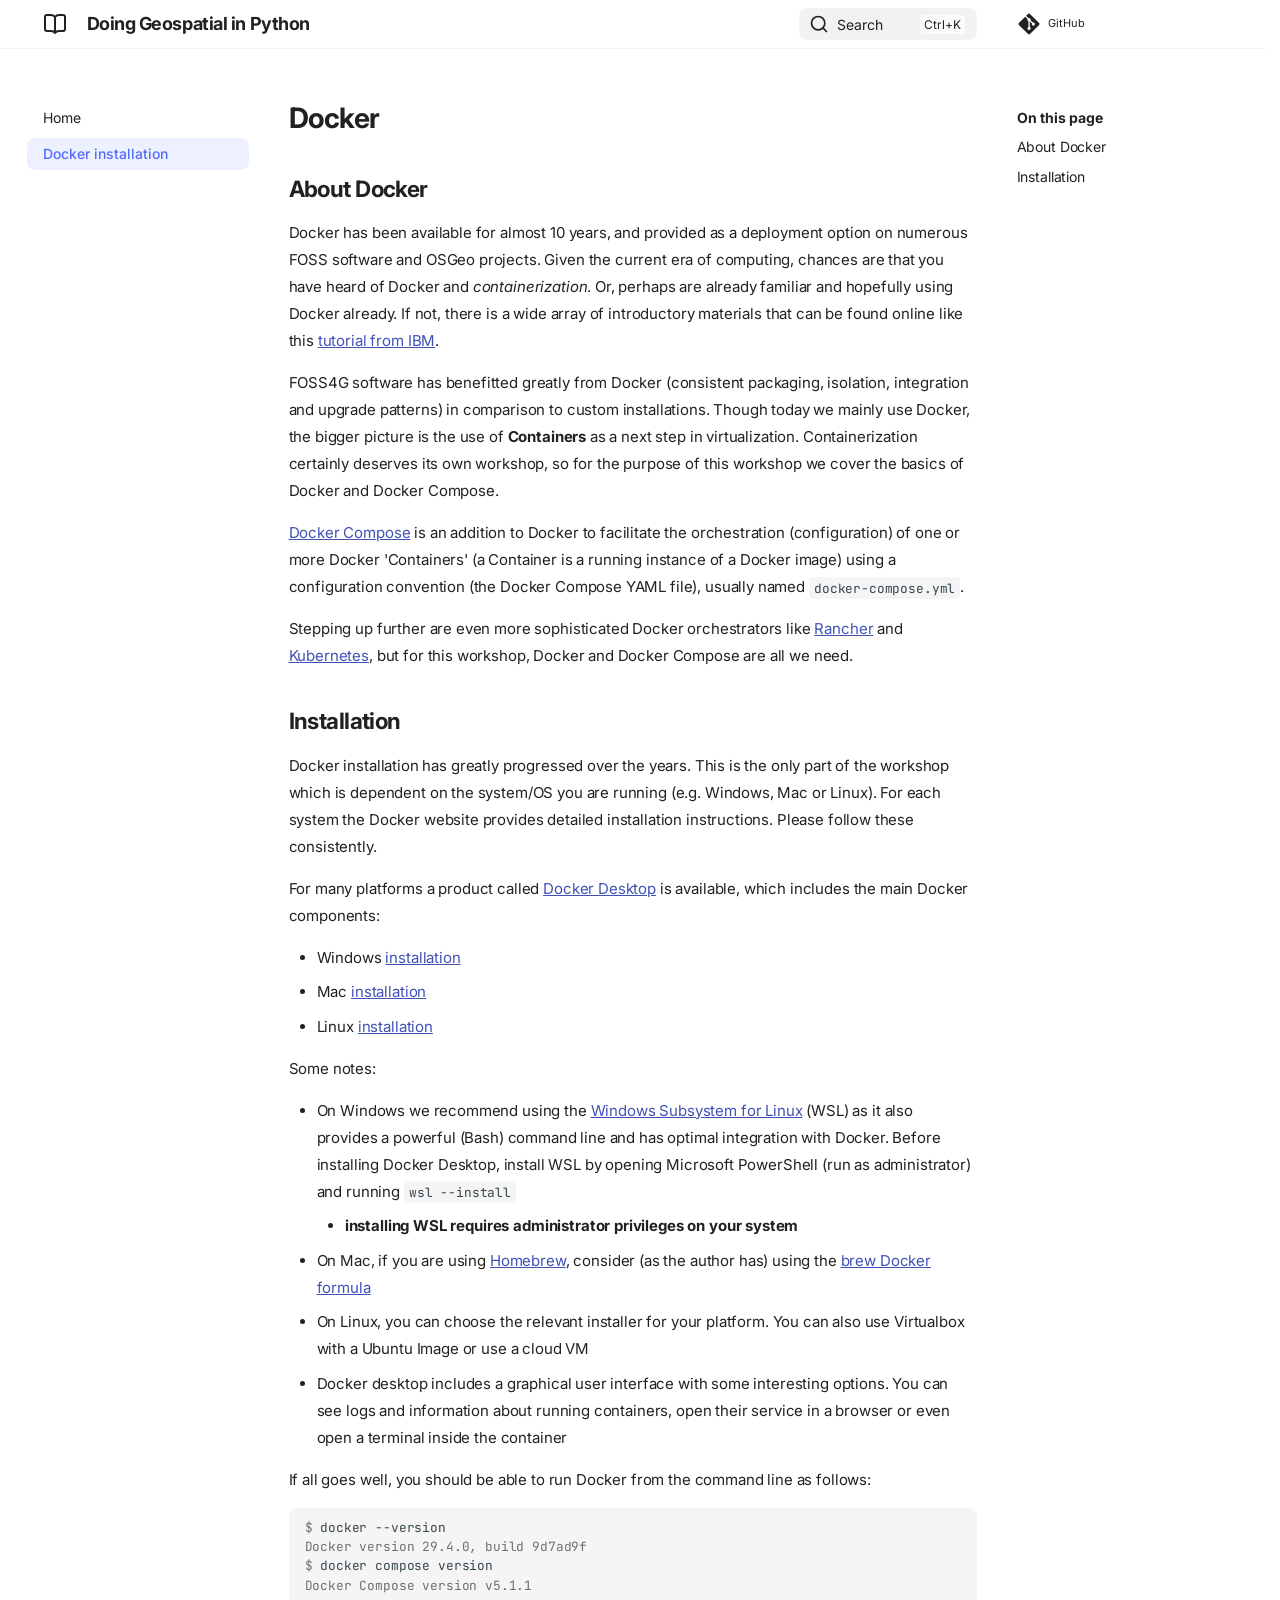
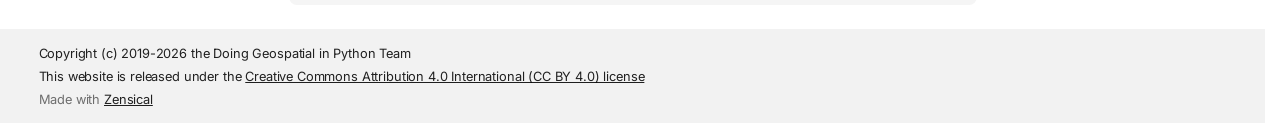
<file: docker/index.html>
<!doctype html>
<html lang="en" class="no-js">
  <head>
    
      <meta charset="utf-8">
      <meta name="viewport" content="width=device-width,initial-scale=1">
      
        <meta name="description" content="Doing Geospatial in Python is a workshop on performing common GIS/geospatial tasks using Python geospatial tools.">
      
      
        <meta name="author" content="the Doing Geospatial in Python Team">
      
      
        <link rel="canonical" href="https://geopython.github.io/geopython-workshop/docker/">
      
      
        <link rel="prev" href="./..">
      
      
      
        
      
      
      <link rel="icon" href="../assets/images/favicon.png">
      <meta name="generator" content="zensical-0.0.57">
    
    
      
        <title>Docker - Doing Geospatial in Python</title>
      
    
    
      
        
      
      <link rel="stylesheet" href="../assets/stylesheets/modern/main.5da3a30f.min.css">
      
      


    
    
      
    
    
      
        
        
        <link rel="preconnect" href="https://fonts.gstatic.com" crossorigin>
        <link rel="stylesheet" href="https://fonts.googleapis.com/css?family=Inter:300,300i,400,400i,500,500i,700,700i%7CJetBrains+Mono:400,400i,700,700i&amp;display=fallback">
        <style>:root{--md-text-font:"Inter";--md-code-font:"JetBrains Mono"}</style>
      
    
    
    <script>__md_scope=new URL("..",location),__md_scope.pathname.endsWith("/")||(__md_scope=new URL(__md_scope.pathname+"/",location)),__md_hash=e=>[...e].reduce(((e,t)=>(e<<5)-e+t.charCodeAt(0)),0),__md_get=(e,t=localStorage,_=__md_scope)=>JSON.parse(t.getItem(_.pathname+"."+e)),__md_set=(e,t,_=localStorage,a=__md_scope)=>{try{_.setItem(a.pathname+"."+e,JSON.stringify(t))}catch(e){}},document.documentElement.setAttribute("data-platform",navigator.platform)</script>
    
      

    
    
  </head>
  
  
    <body dir="ltr">
  
    
    <input class="md-toggle" data-md-toggle="drawer" type="checkbox" id="__drawer" autocomplete="off">
    <input class="md-toggle" data-md-toggle="search" type="checkbox" id="__search" autocomplete="off">
    <label class="md-overlay" for="__drawer" aria-label="Navigation"></label>
    <div data-md-component="skip">
      
        
        <a href="#docker" class="md-skip">
          Skip to content
        </a>
      
    </div>
    <div data-md-component="announce">
      
    </div>
    
    
      

  

<header class="md-header md-header--shadow" data-md-component="header">
  <nav class="md-header__inner md-grid" aria-label="Header">
    <a href="./.." title="Doing Geospatial in Python" class="md-header__button md-logo" aria-label="Doing Geospatial in Python" data-md-component="logo">
      
  
  <svg xmlns="http://www.w3.org/2000/svg" fill="none" stroke="currentColor" stroke-linecap="round" stroke-linejoin="round" stroke-width="2" class="lucide lucide-book-open" viewBox="0 0 24 24"><path d="M12 5v16M20.001 19A2 2 0 0 0 22 17V5a2 2 0 0 0-1.999-2L16 3.002A5 5 0 0 0 12 5a5 5 0 0 0-4-2H4a2 2 0 0 0-2 2v12a2 2 0 0 0 1.999 2H8a5 5 0 0 1 4 2 5 5 0 0 1 4-2z"/></svg>

    </a>
    <label class="md-header__button md-icon" for="__drawer" aria-label="Navigation">
      
      <svg xmlns="http://www.w3.org/2000/svg" fill="none" stroke="currentColor" stroke-linecap="round" stroke-linejoin="round" stroke-width="2" class="lucide lucide-menu" viewBox="0 0 24 24"><path d="M4 5h16M4 12h16M4 19h16"/></svg>
    </label>
    <div class="md-header__title" data-md-component="header-title">
      <div class="md-header__ellipsis">
        <div class="md-header__topic">
          <span class="md-ellipsis">
            Doing Geospatial in Python
          </span>
        </div>
        <div class="md-header__topic" data-md-component="header-topic">
          <span class="md-ellipsis">
            
              Docker
            
          </span>
        </div>
      </div>
    </div>
    
    
      <script>var palette=__md_get("__palette");if(palette&&palette.color){if("(prefers-color-scheme)"===palette.color.media){var media=matchMedia("(prefers-color-scheme: light)"),input=document.querySelector(media.matches?"[data-md-color-media='(prefers-color-scheme: light)']":"[data-md-color-media='(prefers-color-scheme: dark)']");palette.color.media=input.getAttribute("data-md-color-media"),palette.color.scheme=input.getAttribute("data-md-color-scheme"),palette.color.primary=input.getAttribute("data-md-color-primary"),palette.color.accent=input.getAttribute("data-md-color-accent")}for(var[key,value]of Object.entries(palette.color))document.body.setAttribute("data-md-color-"+key,value)}</script>
    
    
    
      
      
        <label class="md-header__button md-icon" for="__search" aria-label="Search">
          
          <svg xmlns="http://www.w3.org/2000/svg" fill="none" stroke="currentColor" stroke-linecap="round" stroke-linejoin="round" stroke-width="2" class="lucide lucide-search" viewBox="0 0 24 24"><path d="m21 21-4.34-4.34"/><circle cx="11" cy="11" r="8"/></svg>
        </label>
        <div class="md-search" data-md-component="search" role="dialog" aria-label="Search">
  <button type="button" class="md-search__button">
    Search
  </button>
</div>
      
    
    <div class="md-header__source">
      
        <a href="https://github.com/geopython/geopython-workshop" title="Go to repository" class="md-source" data-md-component="source">
  <div class="md-source__icon md-icon">
    
    <svg xmlns="http://www.w3.org/2000/svg" viewBox="0 0 448 512"><!--! Font Awesome Free 7.3.1 by @fontawesome - https://fontawesome.com License - https://fontawesome.com/license/free (Icons: CC BY 4.0, Fonts: SIL OFL 1.1, Code: MIT License) Copyright 2026 Fonticons, Inc.--><path fill="currentColor" d="M439.6 236.1 244 40.5c-5.4-5.5-12.8-8.5-20.4-8.5s-15 3-20.4 8.4L162.5 81l51.5 51.5c27.1-9.1 52.7 16.8 43.4 43.7l49.7 49.7c34.2-11.8 61.2 31 35.5 56.7-26.5 26.5-70.2-2.9-56-37.3L240.3 199v121.9c25.3 12.5 22.3 41.8 9.1 55-6.4 6.4-15.2 10.1-24.3 10.1s-17.8-3.6-24.3-10.1c-17.6-17.6-11.1-46.9 11.2-56v-123c-20.8-8.5-24.6-30.7-18.6-45L142.6 101 8.5 235.1C3 240.6 0 247.9 0 255.5s3 15 8.5 20.4l195.6 195.7c5.4 5.4 12.7 8.4 20.4 8.4s15-3 20.4-8.4l194.7-194.7c5.4-5.4 8.4-12.8 8.4-20.4s-3-15-8.4-20.4"/></svg>
  </div>
  <div class="md-source__repository">
    GitHub
  </div>
</a>
      
    </div>
  </nav>
  
</header>
    
    <div class="md-container" data-md-component="container">
      
      
        
          
        
      
      <main class="md-main" data-md-component="main">
        <div class="md-main__inner md-grid">
          
            
              
              <div class="md-sidebar md-sidebar--primary" data-md-component="sidebar" data-md-type="navigation" >
                <div class="md-sidebar__scrollwrap">
                  <div class="md-sidebar__inner">
                    



<nav class="md-nav md-nav--primary" aria-label="Navigation" data-md-level="0">
  <label class="md-nav__title" for="__drawer">
    <a href="./.." title="Doing Geospatial in Python" class="md-nav__button md-logo" aria-label="Doing Geospatial in Python" data-md-component="logo">
      
  
  <svg xmlns="http://www.w3.org/2000/svg" fill="none" stroke="currentColor" stroke-linecap="round" stroke-linejoin="round" stroke-width="2" class="lucide lucide-book-open" viewBox="0 0 24 24"><path d="M12 5v16M20.001 19A2 2 0 0 0 22 17V5a2 2 0 0 0-1.999-2L16 3.002A5 5 0 0 0 12 5a5 5 0 0 0-4-2H4a2 2 0 0 0-2 2v12a2 2 0 0 0 1.999 2H8a5 5 0 0 1 4 2 5 5 0 0 1 4-2z"/></svg>

    </a>
    Doing Geospatial in Python
  </label>
  
    <div class="md-nav__source">
      <a href="https://github.com/geopython/geopython-workshop" title="Go to repository" class="md-source" data-md-component="source">
  <div class="md-source__icon md-icon">
    
    <svg xmlns="http://www.w3.org/2000/svg" viewBox="0 0 448 512"><!--! Font Awesome Free 7.3.1 by @fontawesome - https://fontawesome.com License - https://fontawesome.com/license/free (Icons: CC BY 4.0, Fonts: SIL OFL 1.1, Code: MIT License) Copyright 2026 Fonticons, Inc.--><path fill="currentColor" d="M439.6 236.1 244 40.5c-5.4-5.5-12.8-8.5-20.4-8.5s-15 3-20.4 8.4L162.5 81l51.5 51.5c27.1-9.1 52.7 16.8 43.4 43.7l49.7 49.7c34.2-11.8 61.2 31 35.5 56.7-26.5 26.5-70.2-2.9-56-37.3L240.3 199v121.9c25.3 12.5 22.3 41.8 9.1 55-6.4 6.4-15.2 10.1-24.3 10.1s-17.8-3.6-24.3-10.1c-17.6-17.6-11.1-46.9 11.2-56v-123c-20.8-8.5-24.6-30.7-18.6-45L142.6 101 8.5 235.1C3 240.6 0 247.9 0 255.5s3 15 8.5 20.4l195.6 195.7c5.4 5.4 12.7 8.4 20.4 8.4s15-3 20.4-8.4l194.7-194.7c5.4-5.4 8.4-12.8 8.4-20.4s-3-15-8.4-20.4"/></svg>
  </div>
  <div class="md-source__repository">
    GitHub
  </div>
</a>
    </div>
  
  <ul class="md-nav__list" data-md-scrollfix>
    
      
      
  
  
  
  
    <li class="md-nav__item">
      <a href="./.." class="md-nav__link">
        
  
  
  <span class="md-ellipsis">
    
  
  Home

    
  </span>
  
  

      </a>
    </li>
  

    
      
      
  
  
    
  
  
  
    <li class="md-nav__item md-nav__item--active">
      
      
      
      
        
      
      
        <label class="md-nav__link md-nav__link--active" for="__toc">
          
  
  
  <span class="md-ellipsis">
    
  
  Docker installation

    
  </span>
  
  

          <span class="md-nav__icon md-icon"></span>
        </label>
      
      <a href="././" class="md-nav__link md-nav__link--active">
        
  
  
  <span class="md-ellipsis">
    
  
  Docker installation

    
  </span>
  
  

      </a>
      
        


<nav class="md-nav md-nav--secondary" aria-label="On this page">
  
  
  
    
  
  
    <label class="md-nav__title" for="__toc">
      <span class="md-nav__icon md-icon"></span>
      On this page
    </label>
    <ul class="md-nav__list" data-md-component="toc" data-md-scrollfix>
      
        <li class="md-nav__item">
  <a href="#about-docker" class="md-nav__link">
    <span class="md-ellipsis">
      <span class="md-typeset">
        About Docker
      </span>
    </span>
  </a>
  
</li>
      
        <li class="md-nav__item">
  <a href="#installation" class="md-nav__link">
    <span class="md-ellipsis">
      <span class="md-typeset">
        Installation
      </span>
    </span>
  </a>
  
</li>
      
    </ul>
  
</nav>
      
    </li>
  

    
  </ul>
</nav>
                  </div>
                </div>
              </div>
            
            
              
              <div class="md-sidebar md-sidebar--secondary" data-md-component="sidebar" data-md-type="toc" >
                <div class="md-sidebar__scrollwrap">
                  
                    
                    
                    
                      
                    
                    
                      <input class="md-nav__toggle md-toggle" type="checkbox" id="__toc">
                      <div class="md-sidebar-button__wrapper">
                        <label class="md-sidebar-button" for="__toc"></label>
                      </div>
                    
                  
                  <div class="md-sidebar__inner">
                    


<nav class="md-nav md-nav--secondary" aria-label="On this page">
  
  
  
    
  
  
    <label class="md-nav__title" for="__toc">
      <span class="md-nav__icon md-icon"></span>
      On this page
    </label>
    <ul class="md-nav__list" data-md-component="toc" data-md-scrollfix>
      
        <li class="md-nav__item">
  <a href="#about-docker" class="md-nav__link">
    <span class="md-ellipsis">
      <span class="md-typeset">
        About Docker
      </span>
    </span>
  </a>
  
</li>
      
        <li class="md-nav__item">
  <a href="#installation" class="md-nav__link">
    <span class="md-ellipsis">
      <span class="md-typeset">
        Installation
      </span>
    </span>
  </a>
  
</li>
      
    </ul>
  
</nav>
                  </div>
                </div>
              </div>
            
          
          
            <div class="md-content" data-md-component="content">
              
              <article class="md-content__inner md-typeset">
                
                  
  
  


<h1 id="docker">Docker<a class="headerlink" href="#docker" title="Permanent link">&para;</a></h1>
<h2 id="about-docker">About Docker<a class="headerlink" href="#about-docker" title="Permanent link">&para;</a></h2>
<p>Docker has been available for almost 10 years, and provided as a deployment option on numerous FOSS software and OSGeo projects. Given the current
era of computing, chances are that you have heard of Docker and <em>containerization</em>. Or, perhaps are already familiar and hopefully using Docker already.
If not, there is a wide array of introductory materials that can be found online like this <a href="https://www.ibm.com/in-en/cloud/learn/Docker">tutorial from IBM</a>.</p>
<p>FOSS4G software has benefitted greatly from Docker (consistent packaging, isolation, integration and upgrade patterns) in
comparison to custom installations. Though today we mainly use Docker, the bigger picture is the use of <strong>Containers</strong> as a next step
in virtualization. Containerization certainly deserves its own workshop, so for the purpose of this workshop we cover the basics
of Docker and Docker Compose.</p>
<p><a href="https://docs.docker.com/compose">Docker Compose</a> is an addition to Docker to facilitate
the orchestration (configuration) of one or more Docker 'Containers' (a Container is a running instance of a Docker image)
using a configuration convention (the Docker Compose YAML file), usually named <code>docker-compose.yml</code>.</p>
<p>Stepping up further are even more sophisticated Docker orchestrators like 
<a href="https://rancher.com/products/rancher">Rancher</a> and <a href="https://kubernetes.io">Kubernetes</a>, but for
this workshop, Docker and Docker Compose are all we need.</p>
<h2 id="installation">Installation<a class="headerlink" href="#installation" title="Permanent link">&para;</a></h2>
<p>Docker installation has greatly progressed over the years. This is the only part of the workshop
which is dependent on the system/OS you are running (e.g. Windows, Mac or Linux). For each
system the Docker website provides detailed installation instructions. 
Please follow these consistently.</p>
<p>For many platforms a product called <a href="https://docs.docker.com/desktop">Docker Desktop</a> is available, which includes the main Docker components:</p>
<ul>
<li>Windows <a href="https://docs.Docker.com/desktop/install/windows-install">installation</a></li>
<li>Mac <a href="https://docs.Docker.com/desktop/install/mac-install">installation</a></li>
<li>Linux <a href="https://docs.Docker.com/desktop/install/linux-install">installation</a></li>
</ul>
<p>Some notes:</p>
<ul>
<li>On Windows we recommend using the <a href="https://docs.microsoft.com/en-us/windows/wsl">Windows Subsystem for Linux</a> (WSL) as it also provides a powerful (Bash) command line and has optimal integration with Docker.  Before installing Docker Desktop, install WSL by opening Microsoft PowerShell (run as administrator) and running <code>wsl --install</code><ul>
<li><strong>installing WSL requires administrator privileges on your system</strong></li>
</ul>
</li>
<li>On Mac, if you are using <a href="https://brew.sh">Homebrew</a>, consider (as the author has) using the <a href="https://formulae.brew.sh/formula/Docker">brew Docker formula</a></li>
<li>On Linux, you can choose the relevant installer for your platform. You can also use Virtualbox with a Ubuntu Image or use a cloud VM</li>
<li>Docker desktop includes a graphical user interface with some interesting options. You can see logs and information about running containers, open their service in a browser or even open a terminal inside the container</li>
</ul>
<p>If all goes well, you should be able to run Docker from the command line as follows:</p>
<div class="language-console highlight"><pre><span></span><code><span id="__span-0-1"><a id="__codelineno-0-1" name="__codelineno-0-1" href="#__codelineno-0-1"></a><span class="gp">$ </span>docker<span class="w"> </span>--version
</span><span id="__span-0-2"><a id="__codelineno-0-2" name="__codelineno-0-2" href="#__codelineno-0-2"></a><span class="go">Docker version 29.4.0, build 9d7ad9f</span>
</span><span id="__span-0-3"><a id="__codelineno-0-3" name="__codelineno-0-3" href="#__codelineno-0-3"></a><span class="gp">$ </span>docker<span class="w"> </span>compose<span class="w"> </span>version
</span><span id="__span-0-4"><a id="__codelineno-0-4" name="__codelineno-0-4" href="#__codelineno-0-4"></a><span class="go">Docker Compose version v5.1.1</span>
</span></code></pre></div>














                
              </article>
            </div>
          
          
<script>var target=document.getElementById(location.hash.slice(1));target&&target.name&&(target.checked=target.name.startsWith("__tabbed_"))</script>
        </div>
        
      </main>
      
        <footer class="md-footer">
  
  <div class="md-footer-meta md-typeset">
    <div class="md-footer-meta__inner md-grid">
      <div class="md-copyright">
  
    <div class="md-copyright__highlight">
      Copyright (c) 2019-2026 the Doing Geospatial in Python Team<br/>This website is released under the <a href="https://creativecommons.org/licenses/by/4.0">Creative Commons Attribution 4.0 International (CC BY 4.0) license</a>
    </div>
  
  
    Made with
    <a href="https://zensical.org/" target="_blank" rel="noopener">
      Zensical
    </a>
  
</div>
      
    </div>
  </div>
</footer>
      
    </div>
    <div class="md-dialog" data-md-component="dialog">
      <div class="md-dialog__inner md-typeset"></div>
    </div>
    
    
    
      
      
      <script id="__config" type="application/json">{"annotate":null,"base":"..","features":[],"search":"../assets/javascripts/workers/search.7d14d953.min.js","tags":null,"translations":{"clipboard.copied":"Copied to clipboard","clipboard.copy":"Copy to clipboard","search.result.more.one":"1 more on this page","search.result.more.other":"# more on this page","search.result.none":"No matching documents","search.result.one":"1 matching document","search.result.other":"# matching documents","search.result.placeholder":"Type to start searching","search.result.term.missing":"Missing","select.version":"Select version"},"version":null}</script>
    
    
      <script src="../assets/javascripts/bundle.49251538.min.js"></script>
      
    
  </body>
</html>
</file>
<file: assets/stylesheets/modern/main.5da3a30f.min.css>
@charset "UTF-8";html{box-sizing:border-box;-webkit-text-size-adjust:none;-moz-text-size-adjust:none;text-size-adjust:none}*,:after,:before{box-sizing:inherit}@media (prefers-reduced-motion){*,:after,:before{transition:none!important}}body{margin:0}a,button,input,label{-webkit-tap-highlight-color:transparent}a{color:inherit;text-decoration:none}hr{box-sizing:initial;display:block;height:.05rem;padding:0;overflow:visible;border:0}small{font-size:80%}sub,sup{line-height:1em}img{border-style:none}table{border-spacing:0;border-collapse:initial}td,th{font-weight:400;vertical-align:top}button{padding:0;margin:0;font-family:inherit;font-size:inherit;background:#0000;border:0}input{border:0;outline:none}:root{--md-primary-fg-color:#4051b5;--md-primary-fg-color--light:#5d6cc0;--md-primary-fg-color--dark:#303fa1;--md-primary-bg-color:#fff;--md-primary-bg-color--light:#ffffffb3;--md-accent-fg-color:#526cfe;--md-accent-fg-color--transparent:#526cfe1a;--md-accent-bg-color:#fff;--md-accent-bg-color--light:#ffffffb3}[data-md-color-scheme=default]{color-scheme:light}[data-md-color-scheme=default] img[src$="#gh-dark-mode-only"],[data-md-color-scheme=default] img[src$="#only-dark"]{display:none}:root,[data-md-color-scheme=default]{--md-hue:225deg;--md-default-fg-color:#000000de;--md-default-fg-color--light:#0000008c;--md-default-fg-color--lighter:#00000052;--md-default-fg-color--lightest:#0000000d;--md-default-bg-color:#fff;--md-default-bg-color--light:#ffffffb3;--md-default-bg-color--lighter:#ffffff4d;--md-default-bg-color--lightest:#ffffff1f;--md-code-fg-color:#36464e;--md-code-bg-color:#f5f5f5;--md-code-bg-color--light:#f5f5f5b3;--md-code-bg-color--lighter:#f5f5f54d;--md-code-hl-color:#4287ff;--md-code-hl-color--light:#4287ff1a;--md-code-hl-number-color:#d52a2a;--md-code-hl-special-color:#db1457;--md-code-hl-function-color:#a846b9;--md-code-hl-constant-color:#6e59d9;--md-code-hl-keyword-color:#3f6ec6;--md-code-hl-string-color:#1c7d4d;--md-code-hl-name-color:var(--md-code-fg-color);--md-code-hl-operator-color:var(--md-default-fg-color--light);--md-code-hl-punctuation-color:var(--md-default-fg-color--light);--md-code-hl-comment-color:var(--md-default-fg-color--light);--md-code-hl-generic-color:var(--md-default-fg-color--light);--md-code-hl-variable-color:var(--md-default-fg-color--light);--md-typeset-color:var(--md-default-fg-color);--md-typeset-a-color:var(--md-primary-fg-color);--md-typeset-del-color:#f5503d26;--md-typeset-ins-color:#0bd57026;--md-typeset-kbd-color:#fafafa;--md-typeset-kbd-accent-color:#fff;--md-typeset-kbd-border-color:#b8b8b8;--md-typeset-mark-color:#ffff0080;--md-typeset-table-color:#0000001f;--md-typeset-table-color--light:#00000009;--md-admonition-fg-color:var(--md-default-fg-color);--md-admonition-bg-color:var(--md-default-bg-color);--md-warning-fg-color:#000000de;--md-warning-bg-color:#ff9;--md-shadow-z1:0 0.2rem 0.5rem #0000000d, 0 0 0.05rem #0000001a;--md-shadow-z2:0 0.2rem 0.5rem #0000001a, 0 0 0.05rem #00000040;--md-shadow-z3:0 0.2rem 0.5rem #0003, 0 0 0.05rem #00000059;--color-foreground:0 0 0;--color-background:255 255 255;--color-background-subtle:240 240 240;--color-backdrop:255 255 255}.md-icon svg{display:block;width:1.2rem;height:1.2rem;fill:currentcolor}.md-icon svg.lucide{fill:#0000;stroke:currentcolor}body{-webkit-font-smoothing:antialiased;-moz-osx-font-smoothing:grayscale;--md-text-font-family:var(--md-text-font, _), -apple-system, BlinkMacSystemFont, Helvetica, Arial, sans-serif;--md-code-font-family:var(--md-code-font, _), SFMono-Regular, Consolas, Menlo, monospace}aside,body,input{font-family:var(--md-text-font-family);font-feature-settings:"kern","liga";color:var(--md-typeset-color)}code,kbd,pre{font-family:var(--md-code-font-family);font-feature-settings:"kern"}:root{--md-typeset-table-sort-icon:url('data:image/svg+xml;charset=utf-8,<svg xmlns="http://www.w3.org/2000/svg" fill="none" stroke="currentColor" stroke-linecap="round" stroke-linejoin="round" stroke-width="2" class="lucide lucide-arrow-down-up" viewBox="0 0 24 24"><path d="m3 16 4 4 4-4m-4 4V4m14 4-4-4-4 4m4-4v16"/></svg>');--md-typeset-table-sort-icon--asc:url('data:image/svg+xml;charset=utf-8,<svg xmlns="http://www.w3.org/2000/svg" fill="none" stroke="currentColor" stroke-linecap="round" stroke-linejoin="round" stroke-width="2" class="lucide lucide-arrow-down-narrow-wide" viewBox="0 0 24 24"><path d="m3 16 4 4 4-4m-4 4V4m4 0h4m-4 4h7m-7 4h10"/></svg>');--md-typeset-table-sort-icon--desc:url('data:image/svg+xml;charset=utf-8,<svg xmlns="http://www.w3.org/2000/svg" fill="none" stroke="currentColor" stroke-linecap="round" stroke-linejoin="round" stroke-width="2" class="lucide lucide-arrow-up-narrow-wide" viewBox="0 0 24 24"><path d="m3 8 4-4 4 4M7 4v16m4-8h4m-4 4h7m-7 4h10"/></svg>');--md-typeset-preview-icon:url('data:image/svg+xml;charset=utf-8,<svg xmlns="http://www.w3.org/2000/svg" fill="none" stroke="currentColor" stroke-linecap="round" stroke-linejoin="round" stroke-width="2" class="lucide lucide-mouse-pointer-2" viewBox="0 0 24 24"><path d="M4.037 4.688a.495.495 0 0 1 .651-.651l16 6.5a.5.5 0 0 1-.063.947l-6.124 1.58a2 2 0 0 0-1.438 1.435l-1.579 6.126a.5.5 0 0 1-.947.063z"/></svg>')}.md-typeset{font-size:.75rem;line-height:1.8;letter-spacing:-.01em;overflow-wrap:break-word;-webkit-print-color-adjust:exact;color-adjust:exact}@media print{.md-typeset{font-size:.68rem}}.md-typeset blockquote,.md-typeset dl,.md-typeset figure,.md-typeset ol,.md-typeset pre,.md-typeset ul{margin-top:1em;margin-bottom:1em}.md-typeset h1{margin:0 0 1.25em;font-size:1.875em;line-height:1.3;color:var(--md-default-fg-color)}.md-typeset h1,.md-typeset h2{font-weight:700;letter-spacing:-.025em}.md-typeset h2{margin:1.6em 0 .64em;font-size:1.5em;line-height:1.4}.md-typeset h3{margin:1.6em 0 .8em;font-size:1.25em;font-weight:700;line-height:1.5;letter-spacing:-.01em}.md-typeset h2+h3{margin-top:.8em}.md-typeset h4{margin:1em 0;font-weight:700;letter-spacing:-.01em}.md-typeset h5,.md-typeset h6{margin:1.25em 0;font-size:.8em;font-weight:700;color:var(--md-default-fg-color--light);letter-spacing:-.01em}.md-typeset h5{text-transform:uppercase}.md-typeset h5 code{text-transform:none}.md-typeset hr{display:flow-root;margin:1.5em 0;border-bottom:.05rem solid var(--md-default-fg-color--lightest)}.md-typeset a{color:var(--md-typeset-a-color);text-decoration:underline;word-break:break-word}.md-typeset a,.md-typeset a:before{transition:color 125ms}.md-typeset a:focus,.md-typeset a:hover{color:var(--md-accent-fg-color)}.md-typeset a:focus code,.md-typeset a:hover code{color:var(--md-accent-fg-color);background-color:var(--md-accent-fg-color--transparent)}.md-typeset a code{color:var(--md-typeset-a-color)}.md-typeset a.focus-visible{outline-color:var(--md-accent-fg-color);outline-offset:.2rem}.md-typeset code,.md-typeset kbd,.md-typeset pre{font-variant-ligatures:none;color:var(--md-code-fg-color);direction:ltr;transition:background-color 125ms}@media print{.md-typeset code,.md-typeset kbd,.md-typeset pre{white-space:pre-wrap}}.md-typeset code{padding:.2em .4em;font-size:.8533333333em;word-break:break-word;background-color:var(--md-code-bg-color);border-radius:.2rem;-webkit-box-decoration-break:clone;box-decoration-break:clone;transition:color 125ms,background-color 125ms}.md-typeset code:not(.focus-visible){outline:none;-webkit-tap-highlight-color:transparent}.md-typeset pre{position:relative;display:flow-root;line-height:1.5}.md-typeset pre>code{display:block;padding:.8203125em 1.25em;margin:0;overflow:auto;word-break:normal;touch-action:auto;scrollbar-color:var(--md-default-fg-color--lighter) #0000;scrollbar-width:thin;border-radius:.4rem;outline-color:var(--md-accent-fg-color);box-shadow:none;-webkit-box-decoration-break:slice;box-decoration-break:slice}.md-typeset pre>code:hover{scrollbar-color:var(--md-accent-fg-color) #0000}.md-typeset pre>code::-webkit-scrollbar{width:.2rem;height:.2rem}.md-typeset pre>code::-webkit-scrollbar-thumb{background-color:var(--md-default-fg-color--lighter)}.md-typeset pre>code::-webkit-scrollbar-thumb:hover{background-color:var(--md-accent-fg-color)}.md-typeset kbd{display:inline-block;padding:0 .6666666667em;font-size:.75em;color:var(--md-default-fg-color);word-break:break-word;vertical-align:text-top;border-radius:.2rem;background-color:var(--md-default-bg-color);box-shadow:0 0 0 .05rem var(--md-typeset-kbd-border-color),0 .15rem 0 var(--md-typeset-kbd-border-color)}.md-typeset mark{color:inherit;word-break:break-word;background-color:var(--md-typeset-mark-color);-webkit-box-decoration-break:clone;box-decoration-break:clone}.md-typeset abbr{text-decoration:none;cursor:help;border-bottom:.05rem dotted var(--md-default-fg-color--light)}.md-typeset [data-preview]{position:relative}[dir=ltr] .md-typeset [data-preview]:after{margin-left:.125em}[dir=rtl] .md-typeset [data-preview]:after{margin-right:.125em}.md-typeset [data-preview]:after{display:inline-block;width:.8em;height:.8em;vertical-align:text-top;content:"";background-color:currentcolor;-webkit-mask-image:var(--md-typeset-preview-icon);mask-image:var(--md-typeset-preview-icon);-webkit-mask-repeat:no-repeat;mask-repeat:no-repeat;-webkit-mask-size:contain;mask-size:contain;transition:background-color 125ms}.md-typeset small{opacity:.75}[dir=ltr] .md-typeset sub,[dir=ltr] .md-typeset sup{margin-left:.078125em}[dir=rtl] .md-typeset sub,[dir=rtl] .md-typeset sup{margin-right:.078125em}[dir=ltr] .md-typeset blockquote{padding-left:.6rem}[dir=rtl] .md-typeset blockquote{padding-right:.6rem}[dir=ltr] .md-typeset blockquote{border-left:.2rem solid var(--md-default-fg-color--lighter)}[dir=rtl] .md-typeset blockquote{border-right:.2rem solid var(--md-default-fg-color--lighter)}.md-typeset blockquote{margin-left:0;margin-right:0;color:var(--md-default-fg-color--light)}.md-typeset ul{list-style-type:disc}.md-typeset ul[type]{list-style-type:revert-layer}[dir=ltr] .md-typeset ol,[dir=ltr] .md-typeset ul{margin-left:.625em}[dir=rtl] .md-typeset ol,[dir=rtl] .md-typeset ul{margin-right:.625em}.md-typeset ol,.md-typeset ul{padding:0}.md-typeset ol:not([hidden]),.md-typeset ul:not([hidden]){display:flow-root}.md-typeset ol ol,.md-typeset ul ol{list-style-type:lower-alpha}.md-typeset ol ol ol,.md-typeset ul ol ol{list-style-type:lower-roman}.md-typeset ol ol ol ol,.md-typeset ul ol ol ol{list-style-type:upper-alpha}.md-typeset ol ol ol ol ol,.md-typeset ul ol ol ol ol{list-style-type:upper-roman}.md-typeset ol[type],.md-typeset ul[type]{list-style-type:revert-layer}[dir=ltr] .md-typeset ol li,[dir=ltr] .md-typeset ul li{margin-left:1.25em}[dir=rtl] .md-typeset ol li,[dir=rtl] .md-typeset ul li{margin-right:1.25em}.md-typeset ol li,.md-typeset ul li{margin-bottom:.5em}.md-typeset ol li blockquote,.md-typeset ol li p,.md-typeset ul li blockquote,.md-typeset ul li p{margin:.5em 0}.md-typeset ol li:last-child,.md-typeset ul li:last-child{margin-bottom:0}[dir=ltr] .md-typeset ol li ol,[dir=ltr] .md-typeset ol li ul,[dir=ltr] .md-typeset ul li ol,[dir=ltr] .md-typeset ul li ul{margin-left:.625em}[dir=rtl] .md-typeset ol li ol,[dir=rtl] .md-typeset ol li ul,[dir=rtl] .md-typeset ul li ol,[dir=rtl] .md-typeset ul li ul{margin-right:.625em}.md-typeset ol li ol,.md-typeset ol li ul,.md-typeset ul li ol,.md-typeset ul li ul{margin-top:.5em;margin-bottom:.5em}[dir=ltr] .md-typeset dd{margin-left:1.875em}[dir=rtl] .md-typeset dd{margin-right:1.875em}.md-typeset dd{margin-top:1em;margin-bottom:1.5em}.md-typeset img,.md-typeset svg,.md-typeset video{max-width:100%;height:auto}.md-typeset img[align=left]{margin:1em 1em 1em 0}.md-typeset img[align=right]{margin:1em 0 1em 1em}.md-typeset img[align]:only-child{margin-top:0}.md-typeset figure{display:flow-root;width:fit-content;max-width:100%;margin:1em auto;text-align:center}.md-typeset figure img{display:block;margin:0 auto}.md-typeset figcaption{max-width:24rem;margin:1em auto;font-style:italic}.md-typeset iframe{max-width:100%}.md-typeset table:not([class]){display:inline-block;max-width:100%;overflow:auto;font-size:.64rem;touch-action:auto;background-color:var(--md-default-bg-color);border:.05rem solid var(--md-typeset-table-color);border-radius:.1rem}@media print{.md-typeset table:not([class]){display:table}}.md-typeset table:not([class])+*{margin-top:1.5em}.md-typeset table:not([class]) td>:first-child,.md-typeset table:not([class]) th>:first-child{margin-top:0}.md-typeset table:not([class]) td>:last-child,.md-typeset table:not([class]) th>:last-child{margin-bottom:0}.md-typeset table:not([class]) td:not([align]),.md-typeset table:not([class]) th:not([align]){text-align:left}[dir=rtl] .md-typeset table:not([class]) td:not([align]),[dir=rtl] .md-typeset table:not([class]) th:not([align]){text-align:right}.md-typeset table:not([class]) th{min-width:5rem;padding:.9375em 1.25em;font-weight:700;vertical-align:top}.md-typeset table:not([class]) td{padding:.9375em 1.25em;vertical-align:top;border-top:.05rem solid var(--md-typeset-table-color)}.md-typeset table:not([class]) tbody tr{transition:background-color 125ms}.md-typeset table:not([class]) tbody tr:hover{background-color:var(--md-typeset-table-color--light);box-shadow:0 .05rem 0 var(--md-default-bg-color) inset}.md-typeset table:not([class]) a{word-break:normal}.md-typeset table th[role=columnheader]{cursor:pointer}[dir=ltr] .md-typeset table th[role=columnheader]:after{margin-left:.5em}[dir=rtl] .md-typeset table th[role=columnheader]:after{margin-right:.5em}.md-typeset table th[role=columnheader]:after{display:inline-block;width:1.2em;height:1.2em;vertical-align:text-bottom;content:"";-webkit-mask-image:var(--md-typeset-table-sort-icon);mask-image:var(--md-typeset-table-sort-icon);-webkit-mask-repeat:no-repeat;mask-repeat:no-repeat;-webkit-mask-size:contain;mask-size:contain;transition:background-color 125ms}.md-typeset table th[role=columnheader]:hover:after{background-color:var(--md-default-fg-color--lighter)}.md-typeset table th[role=columnheader][aria-sort=ascending]:after{background-color:var(--md-default-fg-color--light);-webkit-mask-image:var(--md-typeset-table-sort-icon--asc);mask-image:var(--md-typeset-table-sort-icon--asc)}.md-typeset table th[role=columnheader][aria-sort=descending]:after{background-color:var(--md-default-fg-color--light);-webkit-mask-image:var(--md-typeset-table-sort-icon--desc);mask-image:var(--md-typeset-table-sort-icon--desc)}.md-typeset__scrollwrap{margin:1em -.8rem;overflow-x:auto;touch-action:auto}.md-typeset__table{display:inline-block;padding:0 .8rem;margin-bottom:.5em}@media print{.md-typeset__table{display:block}}html .md-typeset__table table{display:table;width:100%;margin:0;overflow:hidden}@media screen and (max-width:44.984375em){.md-content__inner>pre{margin:1em -.8rem}.md-content__inner>pre code{border-radius:0}}.md-banner{overflow:auto;color:var(--md-default-fg-color);background-color:var(--md-accent-fg-color--transparent)}@media print{.md-banner{display:none}}.md-banner--warning{color:var(--md-warning-fg-color);background-color:var(--md-warning-bg-color)}.md-banner__inner{padding:0 .8rem;margin:.6rem auto;font-size:.7rem}[dir=ltr] .md-banner__button{float:right}[dir=rtl] .md-banner__button{float:left}.md-banner__button{color:inherit;cursor:pointer;transition:opacity .25s}.no-js .md-banner__button{display:none}.md-banner__button:hover{opacity:.7}html{height:100%;overflow-x:hidden;font-size:125%;scrollbar-gutter:stable}@media screen and (min-width:100em){html{font-size:137.5%}}@media screen and (min-width:125em){html{font-size:150%}}body{position:relative;display:flex;flex-direction:column;width:100%;min-height:100%;font-size:.5rem;background-color:var(--md-default-bg-color)}@media print{body{display:block}}@media screen and (max-width:59.984375em){body[data-md-scrolllock]{position:fixed}}.md-grid{max-width:61rem;margin-left:auto;margin-right:auto}.md-container{display:flex;flex-grow:1;flex-direction:column}@media print{.md-container{display:block}}.md-main{flex-grow:1}.md-main__inner{display:flex;height:100%;margin-top:1.5rem}.md-ellipsis{overflow:hidden;text-overflow:ellipsis}.md-toggle{display:none}.md-option{position:absolute;width:0;height:0;opacity:0}.md-option:checked+label:not([hidden]){display:block}.md-option.focus-visible+label{outline-style:auto;outline-color:var(--md-accent-fg-color)}.md-skip{position:fixed;z-index:-1;padding:.3rem .5rem;margin:.5rem;font-size:.64rem;color:var(--md-default-bg-color);background-color:var(--md-default-fg-color);border-radius:.1rem;outline-color:var(--md-accent-fg-color);opacity:0;transform:translateY(.4rem)}.md-skip:focus{z-index:10;opacity:1;transition:transform .25s cubic-bezier(.4,0,.2,1),opacity 175ms 75ms;transform:translateY(0)}@page{margin:25mm}:root{--md-clipboard-icon:url('data:image/svg+xml;charset=utf-8,<svg xmlns="http://www.w3.org/2000/svg" fill="none" stroke="currentColor" stroke-linecap="round" stroke-linejoin="round" stroke-width="2" class="lucide lucide-clipboard-copy" viewBox="0 0 24 24"><rect width="8" height="4" x="8" y="2" rx="1" ry="1"/><path d="M8 4H6a2 2 0 0 0-2 2v14a2 2 0 0 0 2 2h12a2 2 0 0 0 2-2v-2M16 4h2a2 2 0 0 1 2 2v4m1 4H11"/><path d="m15 10-4 4 4 4"/></svg>')}.md-clipboard{z-index:1;width:1.5em;height:1.5em;color:var(--md-default-fg-color--lightest);cursor:pointer;border-radius:.1rem;outline-color:var(--md-accent-fg-color);outline-offset:.1rem;transition:color .25s}@media print{.md-clipboard{display:none}}.md-clipboard:not(.focus-visible){outline:none;-webkit-tap-highlight-color:transparent}:hover>.md-clipboard{color:var(--md-default-fg-color--light)}.md-clipboard:focus,.md-clipboard:hover{color:var(--md-accent-fg-color)}.md-clipboard:after{display:block;width:1.125em;height:1.125em;margin:0 auto;content:"";background-color:currentcolor;-webkit-mask-image:var(--md-clipboard-icon);mask-image:var(--md-clipboard-icon);-webkit-mask-repeat:no-repeat;mask-repeat:no-repeat;-webkit-mask-position:center;mask-position:center;-webkit-mask-size:contain;mask-size:contain}.md-clipboard--inline{cursor:pointer}.md-clipboard--inline code{transition:color .25s,background-color .25s}.md-clipboard--inline:focus code,.md-clipboard--inline:hover code{color:var(--md-accent-fg-color);background-color:var(--md-accent-fg-color--transparent)}:root{--md-code-select-icon:url('data:image/svg+xml;charset=utf-8,<svg xmlns="http://www.w3.org/2000/svg" fill="none" stroke="currentColor" stroke-linecap="round" stroke-linejoin="round" stroke-width="2" class="lucide lucide-scan" viewBox="0 0 24 24"><path d="M3 7V5a2 2 0 0 1 2-2h2m10 0h2a2 2 0 0 1 2 2v2m0 10v2a2 2 0 0 1-2 2h-2M7 21H5a2 2 0 0 1-2-2v-2"/></svg>');--md-code-copy-icon:url('data:image/svg+xml;charset=utf-8,<svg xmlns="http://www.w3.org/2000/svg" fill="none" stroke="currentColor" stroke-linecap="round" stroke-linejoin="round" stroke-width="2" class="lucide lucide-clipboard-copy" viewBox="0 0 24 24"><rect width="8" height="4" x="8" y="2" rx="1" ry="1"/><path d="M8 4H6a2 2 0 0 0-2 2v14a2 2 0 0 0 2 2h12a2 2 0 0 0 2-2v-2M16 4h2a2 2 0 0 1 2 2v4m1 4H11"/><path d="m15 10-4 4 4 4"/></svg>')}.md-typeset .md-code__content{display:grid}.md-code__nav{position:absolute;top:.25em;right:.25em;z-index:1;display:flex;gap:.2rem;padding:.2rem;background-color:var(--md-code-bg-color--lighter);border-radius:.1rem;transition:background-color .25s}:hover>.md-code__nav{background-color:var(--md-code-bg-color--light)}.md-code__button{display:block;width:1.5em;height:1.5em;color:var(--md-default-fg-color--lightest);cursor:pointer;outline-color:var(--md-accent-fg-color);outline-offset:.1rem;transition:color .25s}:hover>*>.md-code__button{color:var(--md-default-fg-color--light)}.md-code__button.focus-visible,.md-code__button:hover{color:var(--md-accent-fg-color)}.md-code__button--active{color:var(--md-default-fg-color)!important}.md-code__button:after{display:block;width:1.125em;height:1.125em;margin:0 auto;content:"";background-color:currentcolor;-webkit-mask-repeat:no-repeat;mask-repeat:no-repeat;-webkit-mask-position:center;mask-position:center;-webkit-mask-size:contain;mask-size:contain}.md-code__button[data-md-type=select]:after{-webkit-mask-image:var(--md-code-select-icon);mask-image:var(--md-code-select-icon)}.md-code__button[data-md-type=copy]:after{-webkit-mask-image:var(--md-code-copy-icon);mask-image:var(--md-code-copy-icon)}@keyframes consent{0%{opacity:0;transform:translateY(100%)}to{opacity:1;transform:translateY(0)}}@keyframes overlay{0%{opacity:0}to{opacity:1}}.md-consent__overlay{position:fixed;top:0;z-index:5;width:100%;height:100%;background-color:var(--md-default-bg-color--light);-webkit-backdrop-filter:blur(.2rem);backdrop-filter:blur(.2rem);opacity:1;animation:overlay .35s both}.md-consent__inner{position:fixed;bottom:0;z-index:5;display:flex;justify-content:center;width:100%;max-height:100%;padding:0}.md-consent__form{padding-left:1.2rem;padding-right:1.2rem;margin:.4rem;overflow:auto;background-color:var(--md-default-bg-color);border:0;border-radius:.8rem;box-shadow:var(--md-shadow-z3);animation:consent .5s cubic-bezier(.1,.7,.1,1) both}.md-consent__settings{display:none;margin:1em 0}input:checked+.md-consent__settings{display:block}.md-consent__controls{margin-bottom:.8rem;line-height:1.2}.md-typeset .md-consent__controls .md-button{display:inline}@media screen and (max-width:44.984375em){.md-typeset .md-consent__controls .md-button{display:block;width:100%;margin-top:.4rem;text-align:center}}.md-consent label{cursor:pointer}.md-content{flex-grow:1;min-width:0}.md-content__inner{padding-top:.7rem;margin:0 .8rem 1.2rem}@media screen and (min-width:76.25em){[dir=ltr] .md-sidebar--primary:not([hidden])~.md-content>.md-content__inner{margin-left:1.2rem}[dir=ltr] .md-sidebar--secondary:not([hidden])~.md-content>.md-content__inner,[dir=rtl] .md-sidebar--primary:not([hidden])~.md-content>.md-content__inner{margin-right:1.2rem}[dir=rtl] .md-sidebar--secondary:not([hidden])~.md-content>.md-content__inner{margin-left:1.2rem}}.md-content__inner:before{display:block;height:.4rem;content:""}.md-content__inner>:last-child{margin-bottom:0}[dir=ltr] .md-content__button{float:right}[dir=rtl] .md-content__button{float:left}[dir=ltr] .md-content__button{margin-left:.4rem}[dir=rtl] .md-content__button{margin-right:.4rem}.md-content__button{display:flex;padding:.3rem;margin-top:.2rem;background-color:var(--md-default-fg-color--lightest);border-radius:.4rem}@media print{.md-content__button{display:none}}.md-typeset .md-content__button{color:var(--md-default-fg-color);transition:color .25s,background-color .25s}.md-typeset .md-content__button svg{opacity:.5;transition:opacity .25s}.md-typeset .md-content__button:focus,.md-typeset .md-content__button:hover{color:var(--md-accent-fg-color);background-color:var(--md-accent-fg-color--transparent)}.md-typeset .md-content__button:focus svg,.md-typeset .md-content__button:hover svg{opacity:1}.md-content__button svg{width:.9rem;height:.9rem}[dir=rtl] .md-content__button svg{transform:scaleX(-1)}.md-content__button svg.lucide{fill:#0000;stroke:currentcolor}[dir=ltr] .md-dialog{right:.8rem}[dir=rtl] .md-dialog{left:.8rem}.md-dialog{position:fixed;bottom:.8rem;z-index:4;min-width:11.1rem;padding:.4rem 1.2rem;pointer-events:none;background-color:var(--md-accent-fg-color);border-radius:1.2rem;box-shadow:var(--md-shadow-z3);opacity:0;transition:transform 0s .4s,opacity .4s;transform:translateY(100%)}@media print{.md-dialog{display:none}}.md-dialog--active{pointer-events:auto;opacity:1;transition:transform .4s cubic-bezier(.075,.85,.175,1),opacity .4s;transform:translateY(0)}.md-dialog__inner{font-size:.7rem;color:var(--md-default-bg-color)}.md-feedback{margin:2em 0 1em;text-align:center}.md-feedback fieldset{padding:0;margin:0;border:none}.md-feedback__title{margin:1em auto;font-weight:700}.md-feedback__inner{position:relative}.md-feedback__list{position:relative;display:flex;flex-wrap:wrap;place-content:baseline center}.md-feedback__list:hover .md-icon:not(:disabled){color:var(--md-default-fg-color--lighter)}:disabled .md-feedback__list{min-height:1.8rem}.md-feedback__icon{flex-shrink:0;margin:0 .1rem;color:var(--md-default-fg-color--light);cursor:pointer;transition:color 125ms}.md-feedback__icon:not(:disabled).md-icon:hover{color:var(--md-accent-fg-color)}.md-feedback__icon:disabled{color:var(--md-default-fg-color--lightest);pointer-events:none}.md-feedback__note{position:relative;opacity:0;transition:transform .4s cubic-bezier(.1,.7,.1,1),opacity .15s;transform:translateY(.4rem)}.md-feedback__note>*{max-width:16rem;margin:0 auto}:disabled .md-feedback__note{opacity:1;transform:translateY(0)}@media print{.md-feedback{display:none}}.md-footer{color:var(--md-default-fg-color);background-color:var(--md-default-bg-color);border-top:.05rem solid var(--md-default-fg-color--lightest)}@media print{.md-footer{display:none}}.md-footer__inner{justify-content:space-between;padding:.2rem;overflow:auto}.md-footer__inner:not([hidden]){display:flex}.md-footer__link{display:flex;flex-grow:0.01;align-items:end;max-width:100%;margin-top:1rem;margin-bottom:.4rem;overflow:hidden;outline-color:var(--md-accent-fg-color);transition:opacity .25s}.md-footer__link:focus,.md-footer__link:hover{opacity:.7}[dir=rtl] .md-footer__link svg{transform:scaleX(-1)}@media screen and (max-width:44.984375em){.md-footer__link--prev{flex-shrink:0}.md-footer__link--prev .md-footer__title{display:none}}[dir=ltr] .md-footer__link--next{margin-left:auto}[dir=rtl] .md-footer__link--next{margin-right:auto}.md-footer__link--next{text-align:right}[dir=rtl] .md-footer__link--next{text-align:left}.md-footer__title{flex-grow:1;max-width:calc(100% - 2.4rem);padding:0 1rem;margin-bottom:.7rem;font-size:.8rem;white-space:nowrap}.md-footer__button{padding:.4rem;margin:.2rem}.md-footer__direction{font-size:.6rem;opacity:.7}.md-footer-meta{background-color:var(--md-default-fg-color--lightest)}.md-footer-meta__inner{display:flex;flex-wrap:wrap;justify-content:space-between;padding:.2rem}html .md-footer-meta.md-typeset a:not(:focus,:hover){color:var(--md-default-fg-color)}.md-copyright{width:100%;padding:.4rem 0;margin:auto .6rem;font-size:.64rem;color:var(--md-default-fg-color--light)}@media screen and (min-width:45em){.md-copyright{width:auto}}.md-copyright__highlight{color:var(--md-default-fg-color)}.md-social{display:inline-flex;gap:.2rem;padding:.2rem 0 .6rem;margin:0 .4rem}@media screen and (min-width:45em){.md-social{padding:.6rem 0}}.md-social__link{display:inline-block;width:1.6rem;height:1.6rem;text-align:center}.md-social__link:before{line-height:1.9}.md-social__link svg{max-height:.8rem;vertical-align:-25%;fill:currentcolor}.md-social__link svg.lucide{fill:#0000;stroke:currentcolor}.md-typeset .md-button{display:inline-block;padding:.625em 2em;font-size:.875em;font-weight:700;color:var(--md-default-fg-color--light);text-decoration:none;cursor:pointer;background-color:var(--md-default-fg-color--lightest);border-radius:1.2rem;transition:color 125ms,background-color 125ms,opacity 125ms}.md-typeset .md-button.focus-visible{outline-offset:0}.md-typeset .md-button:focus,.md-typeset .md-button:hover{color:var(--md-default-fg-color--light);opacity:.8}.md-typeset .md-button--primary{color:var(--md-primary-bg-color);background-color:var(--md-primary-fg-color)}.md-typeset .md-button--primary:focus,.md-typeset .md-button--primary:hover{color:var(--md-primary-bg-color);opacity:.8}[dir=ltr] .md-typeset .md-input{border-top-left-radius:.1rem}[dir=ltr] .md-typeset .md-input,[dir=rtl] .md-typeset .md-input{border-top-right-radius:.1rem}[dir=rtl] .md-typeset .md-input{border-top-left-radius:.1rem}.md-typeset .md-input{height:1.8rem;padding:0 .6rem;font-size:.8rem;border-bottom:.1rem solid var(--md-default-fg-color--lighter);box-shadow:var(--md-shadow-z1);transition:border .25s,box-shadow .25s}.md-typeset .md-input:focus,.md-typeset .md-input:hover{border-bottom-color:var(--md-accent-fg-color);box-shadow:var(--md-shadow-z2)}.md-typeset .md-input--stretch{width:100%}.md-header{position:sticky;left:0;right:0;top:0;z-index:4;display:block;color:var(--md-default-fg-color);background-color:var(--md-default-bg-color--light);-webkit-backdrop-filter:blur(.4rem);backdrop-filter:blur(.4rem)}@media print{.md-header{display:none}}.md-header[hidden]{transition:transform .25s cubic-bezier(.8,0,.6,1);transform:translateY(-100%)}.md-header--shadow{box-shadow:0 .05rem 0 var(--md-default-fg-color--lightest);transition:transform .25s cubic-bezier(.1,.7,.1,1)}.md-header__inner{display:flex;align-items:center;padding:0 .4rem}.md-header__button{position:relative;z-index:1;padding:.4rem;margin:.2rem;color:currentcolor;vertical-align:middle;cursor:pointer;outline-color:var(--md-accent-fg-color);transition:opacity .25s}.md-header__button:hover{opacity:.7}.md-header__button:not([hidden]){display:inline-block}.md-header__button:not(.focus-visible){outline:none;-webkit-tap-highlight-color:transparent}.md-header__button.md-logo{padding:.4rem;margin:.2rem}@media screen and (max-width:76.234375em){.md-header__button.md-logo{display:none}}.md-header__button.md-logo img,.md-header__button.md-logo svg{display:block;width:auto;height:1.2rem;fill:currentcolor}.md-header__button.md-logo img.lucide,.md-header__button.md-logo svg.lucide{fill:#0000;stroke:currentcolor}@media screen and (min-width:60em){.md-header__button[for=__search]{display:none}}.no-js .md-header__button[for=__search]{display:none}[dir=rtl] .md-header__button[for=__search] svg{transform:scaleX(-1)}@media screen and (min-width:76.25em){.md-header__button[for=__drawer]{display:none}}.md-header__topic{position:absolute;display:flex;max-width:100%;white-space:nowrap;transition:transform .4s cubic-bezier(.1,.7,.1,1),opacity .15s}.md-header__topic+.md-header__topic{z-index:-1;pointer-events:none;opacity:0;transition:transform .4s cubic-bezier(1,.7,.1,.1),opacity .15s;transform:translateX(1.25rem)}[dir=rtl] .md-header__topic+.md-header__topic{transform:translateX(-1.25rem)}.md-header__topic:first-child{font-weight:700}.md-header__title{flex-grow:1;height:2.4rem;margin-left:.4rem;margin-right:.4rem;font-size:.9rem;line-height:2.4rem;letter-spacing:-.025em}.md-header__title--active .md-header__topic{z-index:-1;pointer-events:none;opacity:0;transition:transform .4s cubic-bezier(1,.7,.1,.1),opacity .15s;transform:translateX(-1.25rem)}[dir=rtl] .md-header__title--active .md-header__topic{transform:translateX(1.25rem)}.md-header__title--active .md-header__topic+.md-header__topic{z-index:0;pointer-events:auto;opacity:1;transition:transform .4s cubic-bezier(.1,.7,.1,1),opacity .15s;transform:translateX(0)}.md-header__title>.md-header__ellipsis{position:relative;width:100%;height:100%}.md-header__option{display:flex;flex-shrink:0;max-width:100%;white-space:nowrap}.md-header__option>input{bottom:0}.md-header__source{display:none}@media screen and (min-width:60em){[dir=ltr] .md-header__source{margin-left:1rem}[dir=rtl] .md-header__source{margin-right:1rem}.md-header__source{display:block;width:11.5rem;max-width:11.5rem}}@media screen and (min-width:76.25em){[dir=ltr] .md-header__source{margin-left:1.4rem}[dir=rtl] .md-header__source{margin-right:1.4rem}}.md-header .md-icon svg{width:1rem;height:1rem}:root{--md-nav-icon--next:url('data:image/svg+xml;charset=utf-8,<svg xmlns="http://www.w3.org/2000/svg" fill="none" stroke="currentColor" stroke-linecap="round" stroke-linejoin="round" stroke-width="2" class="lucide lucide-chevron-right" viewBox="0 0 24 24"><path d="m9 18 6-6-6-6"/></svg>')}.md-nav{font-size:.7rem;line-height:1.3;transition:max-height .25s cubic-bezier(.86,0,.07,1)}.md-nav .md-nav__title{display:none}.md-nav__list{display:flex;flex-direction:column;gap:.2rem;padding:0;margin:0;list-style:none}[dir=ltr] .md-nav__list .md-nav__list{margin-left:.6rem}[dir=rtl] .md-nav__list .md-nav__list{margin-right:.6rem}.md-nav__item--nested .md-nav__list:after,.md-nav__item--nested .md-nav__list:before{display:block;height:0;content:" "}.md-nav__link{display:flex;gap:.6rem;align-items:flex-start;padding:.35rem .8rem;margin-left:.2rem;margin-right:.2rem;cursor:pointer;border-radius:.4rem;transition:color .25s,background-color .25s}.md-nav__link .md-nav__link{margin:0}.md-nav__link--passed,.md-nav__link--passed code{color:var(--md-default-fg-color--light)}.md-nav__item .md-nav__link--active{font-weight:500}.md-nav--primary .md-nav__item .md-nav__link--active{color:var(--md-accent-fg-color);background:var(--md-accent-fg-color--transparent)}.md-nav__item .md-nav__link--active,.md-nav__item .md-nav__link--active code{color:var(--md-typeset-a-color)}.md-nav__item .md-nav__link--active code svg,.md-nav__item .md-nav__link--active svg{opacity:1}[dir=ltr] .md-nav__item--nested>.md-nav__link:not(.md-nav__container){padding-right:.35rem}[dir=rtl] .md-nav__item--nested>.md-nav__link:not(.md-nav__container){padding-left:.35rem}.md-nav__link .md-ellipsis{position:relative;flex-grow:1}.md-nav__link .md-ellipsis code{word-break:normal}.md-nav__link .md-typeset{font-size:.7rem;line-height:1.3}.md-nav__link svg{position:relative;flex-shrink:0;width:1.3em;height:1.3em;opacity:.5;fill:currentcolor}.md-nav__link svg.lucide{fill:#0000;stroke:currentcolor}.md-nav--primary .md-nav__link[for]:focus:not(.md-nav__link--active),.md-nav--primary .md-nav__link[for]:hover:not(.md-nav__link--active),.md-nav--primary .md-nav__link[href]:focus:not(.md-nav__link--active),.md-nav--primary .md-nav__link[href]:hover:not(.md-nav__link--active){color:var(--md-default-fg-color);background-color:var(--md-default-fg-color--lightest)}.md-nav--secondary .md-nav__link{padding:.35rem .8rem;margin-left:.2rem;margin-right:.2rem;overflow-wrap:normal}.md-nav--secondary .md-nav__link[for]:focus,.md-nav--secondary .md-nav__link[for]:hover,.md-nav--secondary .md-nav__link[href]:focus,.md-nav--secondary .md-nav__link[href]:hover{color:var(--md-accent-fg-color);background-color:initial}.md-nav__link.focus-visible{outline-color:var(--md-accent-fg-color)}.md-nav--primary .md-nav__link[for=__toc],.md-nav--primary .md-nav__link[for=__toc]~.md-nav{display:none}.md-nav__icon{width:.9rem;height:.9rem;font-size:.9rem}[dir=rtl] .md-nav__icon:after{transform:rotate(180deg)}.md-nav__item--nested .md-nav__icon:after{display:block;width:100%;height:100%;content:"";background-color:currentcolor;-webkit-mask-image:var(--md-nav-icon--next);mask-image:var(--md-nav-icon--next);-webkit-mask-repeat:no-repeat;mask-repeat:no-repeat;-webkit-mask-position:center;mask-position:center;-webkit-mask-size:contain;mask-size:contain;transition:transform .25s}@media screen and (min-width:76.25em){.md-nav__item--nested.md-nav__item--section>.md-nav__link .md-nav__icon:after{display:none}}.md-nav__item--nested .md-nav__toggle:checked~.md-nav__link .md-nav__icon:after,.md-nav__item--nested .md-toggle--indeterminate~.md-nav__link .md-nav__icon:after{transform:rotate(90deg)}.md-nav__container{gap:.2rem;padding:0;background:#0000}.md-nav__container>:first-child{flex-grow:1;min-width:0}.md-nav__container>:nth-child(2){padding:.35rem}@media screen and (min-width:76.25em){.md-nav__item--section>.md-nav__container>:nth-child(2){display:none}}.md-nav__container__icon{flex-shrink:0}.md-nav__toggle~.md-nav{display:grid;grid-template-rows:minmax(.005rem,0fr);visibility:collapse;opacity:0;transition:grid-template-rows .25s cubic-bezier(.86,0,.07,1),opacity .25s,visibility 0s .25s}.md-nav__toggle~.md-nav>.md-nav__list{overflow:hidden}.md-nav__toggle.md-toggle--indeterminate~.md-nav,.md-nav__toggle:checked~.md-nav{grid-template-rows:minmax(.4rem,1fr);visibility:visible;opacity:1;transition:grid-template-rows .25s cubic-bezier(.86,0,.07,1),opacity .15s .1s,visibility 0s}.md-nav__toggle.md-toggle--indeterminate~.md-nav{transition:none}.md-nav--secondary{margin-top:.1rem;margin-bottom:.1rem}.md-nav--secondary .md-nav{margin-top:.2rem}.md-nav--secondary .md-nav__title{position:sticky;top:0;z-index:1;display:flex;padding:.35rem .6rem;margin-left:.2rem;margin-right:.2rem;font-weight:700;background:var(--md-default-bg-color)}.md-nav--secondary .md-nav__title .md-nav__icon{display:none}.md-nav--secondary .md-nav__link{padding:.2rem .6rem}@media screen and (max-width:76.234375em){.md-nav--primary{margin-left:.2rem;margin-right:.2rem;margin-bottom:.4rem}.md-nav .md-nav__title[for=__drawer]{display:flex;gap:.4rem;align-items:center;padding:.8rem;font-size:.8rem;font-weight:700;border-bottom:.05rem solid var(--md-default-fg-color-lightest)}.md-nav .md-nav__title[for=__drawer] .md-logo{width:1.6rem;height:1.6rem}.md-nav .md-nav__title[for=__drawer] .md-logo img,.md-nav .md-nav__title[for=__drawer] .md-logo svg{display:block;width:auto;max-width:100%;height:100%;object-fit:contain;fill:currentcolor}.md-nav .md-nav__title[for=__drawer] .md-logo img.lucide,.md-nav .md-nav__title[for=__drawer] .md-logo svg.lucide{fill:#0000;stroke:currentcolor}}.md-nav__source{border-radius:.4rem;border:.05rem solid var(--md-default-fg-color--lightest);margin:.2rem .2rem .6rem;transition:background-color .25s,border-color .25s}.md-nav__source:focus,.md-nav__source:hover{background-color:var(--md-default-fg-color--lightest);border-color:#0000}[dir=ltr] .md-nav--integrated>.md-nav__list>.md-nav__item--active .md-nav--secondary{margin-left:1.1rem}[dir=rtl] .md-nav--integrated>.md-nav__list>.md-nav__item--active .md-nav--secondary{margin-right:1.1rem}[dir=ltr] .md-nav--integrated>.md-nav__list>.md-nav__item--active .md-nav--secondary{border-left:.05rem solid var(--md-default-fg-color--lightest)}[dir=rtl] .md-nav--integrated>.md-nav__list>.md-nav__item--active .md-nav--secondary{border-right:.05rem solid var(--md-default-fg-color--lightest)}.md-nav--integrated>.md-nav__list>.md-nav__item--active .md-nav--secondary{display:block;margin-top:.5em;margin-bottom:.5em;visibility:visible;opacity:1}.md-nav--integrated>.md-nav__list>.md-nav__item--active .md-nav--secondary .md-nav__link{background:#0000}.md-nav--integrated>.md-nav__list>.md-nav__item--active .md-nav--secondary .md-nav__link--active{font-weight:500}.md-nav--integrated>.md-nav__list>.md-nav__item--active .md-nav--secondary .md-nav__link:focus,.md-nav--integrated>.md-nav__list>.md-nav__item--active .md-nav--secondary .md-nav__link:hover{color:var(--md-accent-fg-color)}.md-nav--integrated>.md-nav__list>.md-nav__item--active .md-nav--secondary>.md-nav__list{padding-bottom:0;margin-left:0;overflow:visible}.md-nav--integrated>.md-nav__list>.md-nav__item--active .md-nav--secondary>.md-nav__title{display:none}@media screen and (min-width:76.25em){.md-nav--primary{margin-top:.1rem;margin-bottom:.1rem}.md-nav__source{display:none}[dir=ltr] .md-nav__list .md-nav__item--section>.md-nav>.md-nav__list{margin-left:0}[dir=rtl] .md-nav__list .md-nav__item--section>.md-nav>.md-nav__list{margin-right:0}.md-nav__item--section>.md-nav__link--active,.md-nav__item--section>.md-nav__link>.md-nav__link--active{font-weight:700}.md-nav__item--section{margin-top:.4rem}.md-nav__item--section:first-child{margin-top:0}.md-nav__item--section:last-child{margin-bottom:0}.md-nav__item--section>.md-nav__link{font-weight:700}.md-nav__item--section>.md-nav__link:not(.md-nav__container){pointer-events:none}.md-nav__item--section>.md-nav{display:block;visibility:visible;opacity:1}.md-nav__item--section>.md-nav>.md-nav__list>.md-nav__item{padding:0}.md-nav--lifted{margin-top:0}.md-nav--lifted>.md-nav__list>.md-nav__item{display:none}.md-nav--lifted>.md-nav__list>.md-nav__item--active{display:block}.md-nav--lifted>.md-nav__list>.md-nav__item--active>.md-nav{margin-top:.1rem}.md-nav--lifted>.md-nav__list>.md-nav__item--active>.md-nav>.md-nav__list:before,.md-nav--lifted>.md-nav__list>.md-nav__item--active>.md-nav__link{display:none}.md-nav--lifted>.md-nav__list>.md-nav__item--active.md-nav__item--section{margin:0}.md-nav--lifted .md-nav[data-md-level="1"]{grid-template-rows:minmax(.4rem,1fr);visibility:visible;opacity:1}}:root{--md-path-icon:url('data:image/svg+xml;charset=utf-8,<svg xmlns="http://www.w3.org/2000/svg" fill="none" stroke="currentColor" stroke-linecap="round" stroke-linejoin="round" stroke-width="2" class="lucide lucide-chevron-right" viewBox="0 0 24 24"><path d="m9 18 6-6-6-6"/></svg>')}.md-path{padding-top:1.2rem;margin:.4rem .8rem 0;overflow:auto;font-size:.7rem}.md-path:not([hidden]){display:block}@media screen and (min-width:76.25em){.md-path{margin:.4rem 1.2rem 0}}.md-path__list{display:flex;gap:.2rem;align-items:center;padding:0;margin:0;list-style:none}.md-path__item:not(:first-child){display:inline-flex;gap:.2rem;align-items:center;white-space:nowrap}.md-path__item:not(:first-child):before{display:inline;width:.6rem;height:.6rem;content:"";background-color:var(--md-default-fg-color--lighter);-webkit-mask-image:var(--md-path-icon);mask-image:var(--md-path-icon)}.md-path__link{display:flex;align-items:center;color:var(--md-default-fg-color--light);transition:color .25s}.md-path__link:focus,.md-path__link:hover{color:var(--md-accent-fg-color)}:root{--md-progress-value:0;--md-progress-delay:400ms}.md-progress{position:fixed;top:0;z-index:4;width:100%;height:.075rem;background:var(--md-primary-bg-color);opacity:min(clamp(0,var(--md-progress-value),1),clamp(0,100 - var(--md-progress-value),1));transition:transform .5s cubic-bezier(.19,1,.22,1),opacity .25s var(--md-progress-delay);transform:scaleX(calc(var(--md-progress-value)*1%));transform-origin:left}:root{--md-search-icon:url('data:image/svg+xml;charset=utf-8,<svg xmlns="http://www.w3.org/2000/svg" fill="none" stroke="currentColor" stroke-linecap="round" stroke-linejoin="round" stroke-width="2" class="lucide lucide-search" viewBox="0 0 24 24"><path d="m21 21-4.34-4.34"/><circle cx="11" cy="11" r="8"/></svg>')}.md-search{position:relative}@media screen and (min-width:45em){.md-search{padding:.2rem 0}}@media screen and (max-width:59.984375em){.md-search{display:none}}.no-js .md-search{display:none}[dir=ltr] .md-search__button{padding-left:1.9rem;padding-right:2.2rem}[dir=rtl] .md-search__button{padding-right:1.9rem;padding-left:2.2rem}[dir=ltr] .md-search__button{text-align:left}[dir=rtl] .md-search__button{text-align:right}.md-search__button{position:relative;color:var(--md-default-fg-color);background:var(--md-default-bg-color);font-size:.7rem;cursor:pointer}@media screen and (min-width:45em){.md-search__button{width:8.9rem;height:1.6rem;background-color:var(--md-default-fg-color--lightest);border-radius:.4rem;transition:background-color .4s,color .4s}.md-search__button:focus,.md-search__button:hover{color:var(--md-default-fg-color);background-color:var(--md-default-fg-color--lighter)}}[dir=ltr] .md-search__button:before{left:.5rem}[dir=rtl] .md-search__button:before{right:.5rem}.md-search__button:before{position:absolute;top:.3rem;width:1rem;height:1rem;content:"";background-color:var(--md-default-fg-color);-webkit-mask-image:var(--md-search-icon);mask-image:var(--md-search-icon);-webkit-mask-repeat:no-repeat;mask-repeat:no-repeat;-webkit-mask-position:center;mask-position:center;-webkit-mask-size:contain;mask-size:contain}[dir=ltr] .md-search__button:after{right:.6rem}[dir=rtl] .md-search__button:after{left:.6rem}.md-search__button:after{position:absolute;top:.35rem;display:block;padding:.1rem .2rem;font-size:.6rem;content:"Ctrl+K";background:var(--md-default-bg-color--light);border-radius:.2rem}[data-platform^=Mac] .md-search__button:after{content:"⌘K"}.md-select{position:relative;z-index:1}.md-select__inner{position:absolute;top:calc(100% - .2rem);left:50%;max-height:0;margin-top:.2rem;color:var(--md-default-fg-color);background-color:var(--md-default-bg-color);border-radius:.4rem;box-shadow:var(--md-shadow-z2);opacity:0;transition:transform .25s 375ms,opacity .25s .25s,max-height 0s .5s;transform:translate3d(-50%,.3rem,0)}@media screen and (max-width:59.984375em){.md-select__inner{left:100%;transform:translate3d(-100%,.3rem,0)}}.md-select:focus-within .md-select__inner,.md-select:hover .md-select__inner{max-height:min(75vh,28rem);opacity:1;transition:transform .25s cubic-bezier(.1,.7,.1,1),opacity .25s,max-height 0s;transform:translate3d(-50%,0,0)}@media screen and (max-width:59.984375em){.md-select:focus-within .md-select__inner,.md-select:hover .md-select__inner{transform:translate3d(-100%,0,0)}}.md-select__inner:after{position:absolute;top:0;left:50%;width:0;height:0;margin-top:-.2rem;margin-left:-.2rem;content:"";filter:drop-shadow(0 -1px 0 var(--md-default-fg-color--lightest));border:.2rem solid #0000;border-top:0;border-bottom-color:var(--md-default-bg-color)}@media screen and (max-width:59.984375em){.md-select__inner:after{left:auto;right:1rem}}.md-select__list{max-height:inherit;padding:0;margin:0;overflow:auto;font-size:.8rem;list-style-type:none;border-radius:.1rem}.md-select__item{line-height:1.8rem}[dir=ltr] .md-select__link{padding-left:.6rem;padding-right:1.2rem}[dir=rtl] .md-select__link{padding-right:.6rem;padding-left:1.2rem}.md-select__link{display:block;width:100%;cursor:pointer;scroll-snap-align:start;outline:none;transition:background-color .25s,color .25s}.md-select__link:focus,.md-select__link:hover{color:var(--md-accent-fg-color)}.md-select__link:focus{background-color:var(--md-default-fg-color--lightest)}:root{--md-toc-icon:url('data:image/svg+xml;charset=utf-8,<svg xmlns="http://www.w3.org/2000/svg" fill="none" stroke="currentColor" stroke-linecap="round" stroke-linejoin="round" stroke-width="2" class="lucide lucide-text-align-start" viewBox="0 0 24 24"><path d="M21 5H3m12 7H3m14 7H3"/></svg>')}.md-sidebar{position:sticky;top:2.4rem;flex-shrink:0;align-self:flex-start;width:12.1rem;padding:1.1rem 0}@media print{.md-sidebar{display:none}}@media screen and (max-width:76.234375em){[dir=ltr] .md-sidebar--primary{left:-12.1rem}[dir=rtl] .md-sidebar--primary{right:-12.1rem}.md-sidebar--primary{position:fixed;top:.4rem;z-index:5;display:block;width:12.1rem;height:calc(100% - .8rem);background-color:var(--md-default-bg-color--light);-webkit-backdrop-filter:blur(.4rem);backdrop-filter:blur(.4rem);border-radius:.8rem;transition:transform .2s cubic-bezier(.5,0,.5,0),box-shadow .2s;transform:translateX(0)}[data-md-toggle=drawer]:checked~.md-container .md-sidebar--primary{box-shadow:var(--md-shadow-z3);transition:transform .25s cubic-bezier(.7,.7,.1,1),box-shadow .25s;transform:translateX(12.5rem)}[dir=rtl] [data-md-toggle=drawer]:checked~.md-container .md-sidebar--primary{transform:translateX(-12.5rem)}.md-sidebar--primary .md-sidebar__scrollwrap{position:absolute;top:0;right:0;bottom:0;left:0;margin:0;overscroll-behavior-y:contain}}@media screen and (min-width:76.25em){.md-sidebar{height:0}.no-js .md-sidebar{height:auto}.md-header--lifted~.md-container .md-sidebar{top:4.8rem}}.md-sidebar--secondary{order:2}@media screen and (max-width:59.984375em){.md-sidebar--secondary{position:fixed;top:auto;width:auto;right:.8rem;bottom:1.6rem;z-index:2;padding:0}.md-sidebar--secondary .md-nav--secondary{margin-top:0}.md-sidebar--secondary .md-nav__title{padding:.55rem .6rem .35rem}.md-sidebar--secondary .md-sidebar__scrollwrap{position:relative;display:flex;flex-direction:column-reverse;overflow-y:visible}.md-sidebar--secondary .md-sidebar__inner{position:absolute;right:0;bottom:2.7rem;width:11.7rem;pointer-events:none;opacity:0;max-height:50vh;transition:transform 0s .25s,opacity .25s;transform:translateY(.4rem);overflow-y:auto;background-color:var(--md-default-bg-color);box-shadow:var(--md-shadow-z2);border-radius:.4rem;padding-bottom:.4rem}.md-sidebar--secondary [type=checkbox]:checked~.md-sidebar__inner{pointer-events:auto;opacity:1;transition:transform .4s cubic-bezier(0,1,.35,1),opacity .25s,z-index 0s;transform:translateY(0)}.md-sidebar--secondary .md-sidebar-button{display:inline-flex;gap:.4rem;padding:.5rem;font-size:.7rem;color:var(--md-default-fg-color--light);cursor:pointer;background-color:var(--md-default-bg-color--light);-webkit-backdrop-filter:blur(.4rem);backdrop-filter:blur(.4rem);border-radius:1.6rem;outline:none;box-shadow:var(--md-shadow-z2);transition:color 125ms,background-color 125ms,transform 125ms cubic-bezier(.4,0,.2,1),opacity 125ms}.md-sidebar--secondary .md-sidebar-button:after{display:block;width:.9rem;height:.9rem;content:"";background-color:currentcolor;-webkit-mask-image:var(--md-toc-icon);mask-image:var(--md-toc-icon);-webkit-mask-repeat:no-repeat;mask-repeat:no-repeat;-webkit-mask-position:center;mask-position:center;-webkit-mask-size:contain;mask-size:contain;transition:transform .25s}.md-sidebar--secondary .md-sidebar-button:focus,.md-sidebar--secondary .md-sidebar-button:hover{color:var(--md-accent-bg-color);background-color:var(--md-accent-fg-color)}.md-sidebar--secondary .md-sidebar-button__wrapper{text-align:right}}@media screen and (min-width:60em){.md-sidebar--secondary{height:0}.md-sidebar--secondary .md-sidebar-button{display:none}.no-js .md-sidebar--secondary{height:auto}.md-sidebar--secondary:not([hidden]){display:block}.md-sidebar--secondary .md-sidebar__scrollwrap{touch-action:pan-y}}.md-sidebar__scrollwrap{overflow-y:auto;scrollbar-color:var(--md-default-fg-color--lighter) #0000;backface-visibility:hidden}@media screen and (min-width:60em){.md-sidebar__scrollwrap{scrollbar-gutter:stable;scrollbar-width:thin}}.md-sidebar__scrollwrap::-webkit-scrollbar{width:.2rem;height:.2rem}.md-sidebar__scrollwrap:focus-within,.md-sidebar__scrollwrap:hover{scrollbar-color:var(--md-accent-fg-color) #0000}.md-sidebar__scrollwrap:focus-within::-webkit-scrollbar-thumb,.md-sidebar__scrollwrap:hover::-webkit-scrollbar-thumb{background-color:var(--md-default-fg-color--lighter)}.md-sidebar__scrollwrap:focus-within::-webkit-scrollbar-thumb:hover,.md-sidebar__scrollwrap:hover::-webkit-scrollbar-thumb:hover{background-color:var(--md-accent-fg-color)}@supports selector(::-webkit-scrollbar){.md-sidebar__scrollwrap{scrollbar-gutter:auto}[dir=ltr] .md-sidebar__inner{padding-right:calc(100% - 11.5rem)}[dir=rtl] .md-sidebar__inner{padding-left:calc(100% - 11.5rem)}@media screen and (max-width:76.234375em){[dir=ltr] .md-sidebar__inner{padding-right:0}[dir=rtl] .md-sidebar__inner{padding-left:0}}}@media screen and (max-width:76.234375em){.md-overlay{position:fixed;top:0;z-index:5;width:0;height:0;background-color:var(--md-default-bg-color--light);-webkit-backdrop-filter:blur(.2rem);backdrop-filter:blur(.2rem);opacity:0;transition:width 0s .5s,height 0s .5s,opacity .25s 125ms}[data-md-toggle=drawer]:checked~.md-overlay{width:100%;height:100%;opacity:1;transition:width 0s,height 0s,opacity .25s}}@keyframes facts{0%{height:0}to{height:.65rem}}@keyframes fact{0%{opacity:0;transform:translateY(100%)}50%{opacity:0}to{opacity:1;transform:translateY(0)}}:root{--md-source-forks-icon:url('data:image/svg+xml;charset=utf-8,<svg xmlns="http://www.w3.org/2000/svg" fill="none" stroke="currentColor" stroke-linecap="round" stroke-linejoin="round" stroke-width="2" class="lucide lucide-git-fork" viewBox="0 0 24 24"><circle cx="12" cy="18" r="3"/><circle cx="6" cy="6" r="3"/><circle cx="18" cy="6" r="3"/><path d="M18 9v2c0 .6-.4 1-1 1H7c-.6 0-1-.4-1-1V9m6 3v3"/></svg>');--md-source-repositories-icon:url('data:image/svg+xml;charset=utf-8,<svg xmlns="http://www.w3.org/2000/svg" fill="none" stroke="currentColor" stroke-linecap="round" stroke-linejoin="round" stroke-width="2" class="lucide lucide-book" viewBox="0 0 24 24"><path d="M4 19.5v-15A2.5 2.5 0 0 1 6.5 2H19a1 1 0 0 1 1 1v18a1 1 0 0 1-1 1H6.5a1 1 0 0 1 0-5H20"/></svg>');--md-source-stars-icon:url('data:image/svg+xml;charset=utf-8,<svg xmlns="http://www.w3.org/2000/svg" fill="none" stroke="currentColor" stroke-linecap="round" stroke-linejoin="round" stroke-width="2" class="lucide lucide-star" viewBox="0 0 24 24"><path d="M11.525 2.295a.53.53 0 0 1 .95 0l2.31 4.679a2.12 2.12 0 0 0 1.595 1.16l5.166.756a.53.53 0 0 1 .294.904l-3.736 3.638a2.12 2.12 0 0 0-.611 1.878l.882 5.14a.53.53 0 0 1-.771.56l-4.618-2.428a2.12 2.12 0 0 0-1.973 0L6.396 21.01a.53.53 0 0 1-.77-.56l.881-5.139a2.12 2.12 0 0 0-.611-1.879L2.16 9.795a.53.53 0 0 1 .294-.906l5.165-.755a2.12 2.12 0 0 0 1.597-1.16z"/></svg>');--md-source-version-icon:url('data:image/svg+xml;charset=utf-8,<svg xmlns="http://www.w3.org/2000/svg" fill="none" stroke="currentColor" stroke-linecap="round" stroke-linejoin="round" stroke-width="2" class="lucide lucide-tag" viewBox="0 0 24 24"><path d="M12.586 2.586A2 2 0 0 0 11.172 2H4a2 2 0 0 0-2 2v7.172a2 2 0 0 0 .586 1.414l8.704 8.704a2.426 2.426 0 0 0 3.42 0l6.58-6.58a2.426 2.426 0 0 0 0-3.42z"/><circle cx="7.5" cy="7.5" r=".5" fill="currentColor"/></svg>')}.md-source{display:block;font-size:.55rem;line-height:1.2;white-space:nowrap;outline-color:var(--md-accent-fg-color);backface-visibility:hidden;transition:opacity .25s}.md-source:hover{opacity:.7}.md-source__icon{display:inline-block;width:2rem;height:2.4rem;vertical-align:middle}[dir=ltr] .md-source__icon svg{margin-left:.6rem}[dir=rtl] .md-source__icon svg{margin-right:.6rem}.md-source__icon svg{margin-top:.6rem}.md-header .md-source__icon svg{height:1.2rem;width:1.2rem}[dir=ltr] .md-source__icon+.md-source__repository{padding-left:2rem}[dir=rtl] .md-source__icon+.md-source__repository{padding-right:2rem}[dir=ltr] .md-source__icon+.md-source__repository{margin-left:-2rem}[dir=rtl] .md-source__icon+.md-source__repository{margin-right:-2rem}[dir=ltr] .md-source__repository{margin-left:.6rem}[dir=rtl] .md-source__repository{margin-right:.6rem}.md-source__repository{display:inline-block;max-width:calc(100% - 1.2rem);overflow:hidden;text-overflow:ellipsis;vertical-align:middle}.md-source__facts{display:flex;gap:.4rem;width:100%;padding:0;margin:.1rem 0 0;overflow:hidden;font-size:.55rem;list-style-type:none;opacity:.75}.md-source__repository--active .md-source__facts{animation:facts 0s ease-in}.md-source__fact{overflow:hidden;text-overflow:ellipsis}.md-source__repository--active .md-source__fact{animation:fact 0s ease-out}[dir=ltr] .md-source__fact:before{margin-right:.1rem}[dir=rtl] .md-source__fact:before{margin-left:.1rem}.md-source__fact:before{display:inline-block;width:.6rem;height:.6rem;vertical-align:text-top;content:"";background-color:currentcolor;-webkit-mask-repeat:no-repeat;mask-repeat:no-repeat;-webkit-mask-position:center;mask-position:center;-webkit-mask-size:contain;mask-size:contain}.md-source__fact:nth-child(1n+2){flex-shrink:0}.md-source__fact--version:before{-webkit-mask-image:var(--md-source-version-icon);mask-image:var(--md-source-version-icon)}.md-source__fact--stars:before{-webkit-mask-image:var(--md-source-stars-icon);mask-image:var(--md-source-stars-icon)}.md-source__fact--forks:before{-webkit-mask-image:var(--md-source-forks-icon);mask-image:var(--md-source-forks-icon)}.md-source__fact--repositories:before{-webkit-mask-image:var(--md-source-repositories-icon);mask-image:var(--md-source-repositories-icon)}.md-source-file{margin:1em 0}[dir=ltr] .md-source-file__fact{margin-right:.6rem}[dir=rtl] .md-source-file__fact{margin-left:.6rem}.md-source-file__fact{display:inline-flex;gap:.3rem;align-items:center;font-size:.68rem;color:var(--md-default-fg-color--light)}.md-source-file__fact .md-icon{flex-shrink:0;margin-bottom:.05rem}[dir=ltr] .md-source-file__fact .md-author{float:left}[dir=rtl] .md-source-file__fact .md-author{float:right}.md-source-file__fact .md-author{margin-right:.2rem}.md-source-file__fact svg{width:.9rem}:root{--md-status:url('data:image/svg+xml;charset=utf-8,<svg xmlns="http://www.w3.org/2000/svg" fill="none" stroke="currentColor" stroke-linecap="round" stroke-linejoin="round" stroke-width="2" class="lucide lucide-info" viewBox="0 0 24 24"><circle cx="12" cy="12" r="10"/><path d="M12 16v-4m0-4h.01"/></svg>');--md-status--new:url('data:image/svg+xml;charset=utf-8,<svg xmlns="http://www.w3.org/2000/svg" fill="none" stroke="currentColor" stroke-linecap="round" stroke-linejoin="round" stroke-width="2" class="lucide lucide-badge-alert" viewBox="0 0 24 24"><path d="M3.85 8.62a4 4 0 0 1 4.78-4.77 4 4 0 0 1 6.74 0 4 4 0 0 1 4.78 4.78 4 4 0 0 1 0 6.74 4 4 0 0 1-4.77 4.78 4 4 0 0 1-6.75 0 4 4 0 0 1-4.78-4.77 4 4 0 0 1 0-6.76M12 8v4m0 4h.01"/></svg>');--md-status--deprecated:url('data:image/svg+xml;charset=utf-8,<svg xmlns="http://www.w3.org/2000/svg" fill="none" stroke="currentColor" stroke-linecap="round" stroke-linejoin="round" stroke-width="2" class="lucide lucide-trash" viewBox="0 0 24 24"><path d="M19 6v14a2 2 0 0 1-2 2H7a2 2 0 0 1-2-2V6M3 6h18M8 6V4a2 2 0 0 1 2-2h4a2 2 0 0 1 2 2v2"/></svg>')}.md-status:after{display:inline-block;width:1.125em;height:1.125em;vertical-align:text-bottom;content:"";background-color:var(--md-default-fg-color--light);-webkit-mask-image:var(--md-status);mask-image:var(--md-status);-webkit-mask-repeat:no-repeat;mask-repeat:no-repeat;-webkit-mask-position:center;mask-position:center;-webkit-mask-size:contain;mask-size:contain}.md-status:hover:after{background-color:currentcolor}.md-status--new:after{-webkit-mask-image:var(--md-status--new);mask-image:var(--md-status--new)}.md-status--deprecated:after{-webkit-mask-image:var(--md-status--deprecated);mask-image:var(--md-status--deprecated)}.md-tabs{z-index:2;display:block;width:100%;overflow:auto;line-height:1.3;color:var(--md-default-fg-color);box-shadow:0 -.05rem 0 inset var(--md-default-fg-color--lightest)}@media print{.md-tabs{display:none}}@media screen and (max-width:76.234375em){.md-tabs{display:none}}.md-header--lifted .md-tabs{margin-bottom:-.05rem;box-shadow:none}.md-tabs[hidden]{pointer-events:none}[dir=ltr] .md-tabs__list{margin-left:.4rem}[dir=rtl] .md-tabs__list{margin-right:.4rem}.md-tabs__list{display:flex;padding:0;margin:0;overflow:auto;white-space:nowrap;list-style:none;contain:content;scrollbar-width:none}.md-tabs__list::-webkit-scrollbar{display:none}.md-tabs__item{height:2.4rem;padding-left:.6rem;padding-right:.6rem}.md-tabs__item--active{position:relative;font-weight:500;border-bottom:.05rem solid var(--md-default-fg-color);transition:border-bottom .25s}.md-tabs[hidden] .md-tabs__item--active{border-bottom:.05rem solid #0000}.md-tabs__item--active .md-tabs__link{color:inherit;opacity:1}.md-tabs__link{display:flex;margin-top:.8rem;font-size:.7rem;outline-color:var(--md-accent-fg-color);outline-offset:.2rem;backface-visibility:hidden;opacity:.7;transition:transform .4s cubic-bezier(.1,.7,.1,1),opacity .25s}.md-tabs__link:focus,.md-tabs__link:hover{color:inherit;opacity:1}[dir=ltr] .md-tabs__link svg{margin-right:.4rem}[dir=rtl] .md-tabs__link svg{margin-left:.4rem}.md-tabs__link svg{height:1.3em;fill:currentcolor}.md-tabs__item:nth-child(2) .md-tabs__link{transition-delay:20ms}.md-tabs__item:nth-child(3) .md-tabs__link{transition-delay:40ms}.md-tabs__item:nth-child(4) .md-tabs__link{transition-delay:60ms}.md-tabs__item:nth-child(5) .md-tabs__link{transition-delay:80ms}.md-tabs__item:nth-child(6) .md-tabs__link{transition-delay:.1s}.md-tabs__item:nth-child(7) .md-tabs__link{transition-delay:.12s}.md-tabs__item:nth-child(8) .md-tabs__link{transition-delay:.14s}.md-tabs__item:nth-child(9) .md-tabs__link{transition-delay:.16s}.md-tabs__item:nth-child(10) .md-tabs__link{transition-delay:.18s}.md-tabs__item:nth-child(11) .md-tabs__link{transition-delay:.2s}.md-tabs__item:nth-child(12) .md-tabs__link{transition-delay:.22s}.md-tabs__item:nth-child(13) .md-tabs__link{transition-delay:.24s}.md-tabs__item:nth-child(14) .md-tabs__link{transition-delay:.26s}.md-tabs__item:nth-child(15) .md-tabs__link{transition-delay:.28s}.md-tabs__item:nth-child(16) .md-tabs__link{transition-delay:.3s}.md-tabs[hidden] .md-tabs__link{opacity:0;transition:transform 0s .1s,opacity .1s;transform:translateY(50%)}:root{--md-tag-icon:url('data:image/svg+xml;charset=utf-8,<svg xmlns="http://www.w3.org/2000/svg" viewBox="0 0 24 24"><path d="m5.41 21 .71-4h-4l.35-2h4l1.06-6h-4l.35-2h4l.71-4h2l-.71 4h6l.71-4h2l-.71 4h4l-.35 2h-4l-1.06 6h4l-.35 2h-4l-.71 4h-2l.71-4h-6l-.71 4zM9.53 9l-1.06 6h6l1.06-6z"/></svg>')}.md-typeset .md-tags:not([hidden]){display:flex;flex-wrap:wrap;gap:.5em;margin-top:.8rem;margin-bottom:1.2rem;padding-top:1.2rem}.md-typeset .md-tag{display:inline-flex;gap:.5em;align-items:center;padding:.3125em .78125em;font-size:.64rem;font-size:min(.8em,.64rem);font-weight:700;line-height:1.6;letter-spacing:normal;background:var(--md-default-fg-color--lightest);border-radius:.4rem}.md-typeset .md-tag[href]{color:inherit;outline:none;-webkit-tap-highlight-color:transparent;transition:color 125ms,background-color 125ms}.md-typeset .md-tag[href]:focus,.md-typeset .md-tag[href]:hover{color:var(--md-accent-bg-color);background-color:var(--md-accent-fg-color)}[id]>.md-typeset .md-tag{vertical-align:text-top}.md-typeset .md-tag-shadow{opacity:.5}.md-typeset .md-tag-icon:before{display:inline-block;width:1.2em;height:1.2em;vertical-align:text-bottom;content:"";background-color:var(--md-default-fg-color--lighter);-webkit-mask-image:var(--md-tag-icon);mask-image:var(--md-tag-icon);-webkit-mask-repeat:no-repeat;mask-repeat:no-repeat;-webkit-mask-position:center;mask-position:center;-webkit-mask-size:contain;mask-size:contain;transition:background-color 125ms}.md-typeset .md-tag-icon[href]:focus:before,.md-typeset .md-tag-icon[href]:hover:before{background-color:var(--md-accent-bg-color)}@keyframes pulse{0%{transform:scale(.95)}75%{transform:scale(1)}to{transform:scale(.95)}}:root{--md-annotation-bg-icon:url('data:image/svg+xml;charset=utf-8,<svg xmlns="http://www.w3.org/2000/svg" viewBox="0 0 24 24"><path d="M12 2A10 10 0 0 0 2 12a10 10 0 0 0 10 10 10 10 0 0 0 10-10A10 10 0 0 0 12 2"/></svg>');--md-annotation-icon:url('data:image/svg+xml;charset=utf-8,<svg xmlns="http://www.w3.org/2000/svg" viewBox="0 0 24 24"><path d="M17 13h-4v4h-2v-4H7v-2h4V7h2v4h4m-5-9A10 10 0 0 0 2 12a10 10 0 0 0 10 10 10 10 0 0 0 10-10A10 10 0 0 0 12 2"/></svg>')}.md-tooltip{position:absolute;top:calc(var(--md-tooltip-y) - .1rem);left:clamp(var(--md-tooltip-0,0rem) + .8rem,var(--md-tooltip-x) - .1rem,100vw + var(--md-tooltip-0,0rem) + .8rem - var(--md-tooltip-width) - 2 * .8rem);z-index:0;width:var(--md-tooltip-width);max-width:calc(100vw - 1.6rem);font-family:var(--md-text-font-family);color:var(--md-default-fg-color);background-color:var(--md-default-bg-color);border-radius:.4rem;box-shadow:var(--md-shadow-z2);opacity:0;transition:transform 0s .25s,opacity .25s,z-index .25s;transform:translateY(-.4rem);backface-visibility:hidden}.md-tooltip--active{z-index:2;opacity:1;transition:transform .25s cubic-bezier(.1,.7,.1,1),opacity .25s,z-index 0s;transform:translateY(0)}.md-tooltip--inline{width:auto;font-weight:400;-webkit-user-select:none;user-select:none}.md-tooltip--inline:not(.md-tooltip--active){transform:translateY(.2rem) scale(.9)}.md-tooltip--inline .md-tooltip__inner{padding:.2rem .4rem;font-size:.55rem}[hidden]+.md-tooltip--inline{display:none}.focus-visible>.md-tooltip,.md-tooltip:target{outline:var(--md-accent-fg-color) auto}.md-tooltip__inner{padding:.8rem;font-size:.64rem}.md-tooltip__inner.md-typeset>:first-child{margin-top:0}.md-tooltip__inner.md-typeset>:last-child{margin-bottom:0}.md-annotation{font-style:normal;font-weight:400;text-align:initial;white-space:normal;vertical-align:text-bottom;outline:none}[dir=rtl] .md-annotation{direction:rtl}code .md-annotation{font-family:var(--md-code-font-family);font-size:inherit}.md-annotation:not([hidden]){display:inline-block;line-height:1.25}.md-annotation__index{position:relative;z-index:0;display:inline-block;margin-left:.4ch;margin-right:.4ch;vertical-align:text-top;cursor:pointer;-webkit-user-select:none;user-select:none;outline:none;overflow:hidden;border-radius:.01px}.md-annotation .md-annotation__index{transition:z-index .25s}@media screen{.md-annotation__index{width:2.2ch}[data-md-visible]>.md-annotation__index{animation:pulse 2s infinite}.md-annotation__index:before{background:var(--md-default-bg-color);-webkit-mask-image:var(--md-annotation-bg-icon);mask-image:var(--md-annotation-bg-icon)}.md-annotation__index:after,.md-annotation__index:before{position:absolute;top:-.1ch;z-index:-1;width:2.2ch;height:2.2ch;content:"";-webkit-mask-repeat:no-repeat;mask-repeat:no-repeat;-webkit-mask-position:center;mask-position:center;-webkit-mask-size:contain;mask-size:contain}.md-annotation__index:after{background-color:var(--md-default-fg-color--lighter);-webkit-mask-image:var(--md-annotation-icon);mask-image:var(--md-annotation-icon);transition:background-color .25s,transform .25s;transform:scale(1.0001)}.md-tooltip--active+.md-annotation__index:after{transform:rotate(45deg)}.md-tooltip--active+.md-annotation__index:after,:hover>.md-annotation__index:after{background-color:var(--md-accent-fg-color)}}.md-tooltip--active+.md-annotation__index{z-index:2;transition-duration:0s;animation-play-state:paused}.md-annotation__index [data-md-annotation-id]{display:inline-block}@media print{.md-annotation__index [data-md-annotation-id]{padding:0 .6ch;font-weight:700;color:var(--md-default-bg-color);white-space:nowrap;background:var(--md-default-fg-color--lighter);border-radius:2ch}.md-annotation__index [data-md-annotation-id]:after{content:attr(data-md-annotation-id)}}.md-typeset .md-annotation-list{list-style:none!important;counter-reset:annotation}.md-typeset .md-annotation-list li{position:relative}[dir=ltr] .md-typeset .md-annotation-list li:before{left:-2.125em}[dir=rtl] .md-typeset .md-annotation-list li:before{right:-2.125em}.md-typeset .md-annotation-list li:before{position:absolute;top:.25em;min-width:2ch;height:2ch;padding:0 .6ch;font-size:.8875em;font-weight:700;line-height:1.25;color:var(--md-default-bg-color);text-align:center;content:counter(annotation);counter-increment:annotation;background:var(--md-default-fg-color--lighter);border-radius:2ch}:root{--md-tooltip-width:20rem;--md-tooltip-tail:0.3rem}.md-tooltip2{position:absolute;top:calc(var(--md-tooltip-host-y) + var(--md-tooltip-y));z-index:0;width:100%;font-family:var(--md-text-font-family);color:var(--md-default-fg-color);pointer-events:none;opacity:0;transition:transform 0s .25s,opacity .25s,z-index .25s;transform:translateY(.4rem);transform-origin:calc(var(--md-tooltip-host-x) + var(--md-tooltip-x)) 0;backface-visibility:hidden}.md-tooltip2:before{position:absolute;left:clamp(1.5 * .8rem,var(--md-tooltip-host-x) + var(--md-tooltip-x) - var(--md-tooltip-tail),100vw - 2 * var(--md-tooltip-tail) - 1.5 * .8rem);z-index:1;display:block;content:"";border-left:var(--md-tooltip-tail) solid #0000;border-right:var(--md-tooltip-tail) solid #0000}.md-tooltip2--top:before{bottom:calc(var(--md-tooltip-tail)*-1 + .025rem);filter:drop-shadow(0 1px 0 var(--md-default-fg-color--lightest));border-top:var(--md-tooltip-tail) solid var(--md-default-bg-color)}.md-tooltip2--bottom:before{top:calc(var(--md-tooltip-tail)*-1 + .025rem);filter:drop-shadow(0 -1px 0 var(--md-default-fg-color--lightest));border-bottom:var(--md-tooltip-tail) solid var(--md-default-bg-color)}.md-tooltip2[role=dialog]:after{position:absolute;left:clamp(.8rem,var(--md-tooltip-host-x) - .8rem,100vw - var(--md-tooltip-width) - .8rem);z-index:1;display:block;width:var(--md-tooltip-width);height:.8rem;content:"";pointer-events:auto}.md-tooltip2[role=dialog].md-tooltip2--top:after{top:100%}.md-tooltip2[role=dialog].md-tooltip2--bottom:after{bottom:100%}.md-tooltip2--active{z-index:4;opacity:1;transition:transform .4s cubic-bezier(0,1,.35,1),opacity .25s,z-index 0s;transform:translateY(0)}.md-tooltip2__inner{position:relative;left:clamp(.8rem,var(--md-tooltip-host-x) - .8rem,100vw - var(--md-tooltip-width) - .8rem);max-width:calc(100vw - 1.6rem);max-height:40vh;scrollbar-gutter:stable;scrollbar-width:thin;background-color:var(--md-default-bg-color);border-radius:.4rem;box-shadow:var(--md-shadow-z2)}.md-tooltip2__inner::-webkit-scrollbar{width:.2rem;height:.2rem}.md-tooltip2__inner::-webkit-scrollbar-thumb{background-color:var(--md-default-fg-color--lighter)}.md-tooltip2__inner::-webkit-scrollbar-thumb:hover{background-color:var(--md-accent-fg-color)}[role=dialog]>.md-tooltip2__inner{width:var(--md-tooltip-width);padding:0 .8rem;overflow:auto;font-size:.64rem;pointer-events:auto}[role=dialog]>.md-tooltip2__inner:after,[role=dialog]>.md-tooltip2__inner:before{position:sticky;z-index:10;display:block;width:100%;height:.8rem;content:""}[role=dialog]>.md-tooltip2__inner:before{top:0;background:linear-gradient(var(--md-default-bg-color),#0000 75%)}[role=dialog]>.md-tooltip2__inner:after{bottom:0;background:linear-gradient(#0000,var(--md-default-bg-color) 75%)}[role=tooltip]>.md-tooltip2__inner{left:clamp(.8rem,var(--md-tooltip-host-x) + var(--md-tooltip-x) - var(--md-tooltip-width)/2,100vw - var(--md-tooltip-width) - .8rem);width:fit-content;max-width:min(100vw - 2 * .8rem,400px);padding:.2rem .4rem;font-size:.55rem;font-weight:400;-webkit-user-select:none;user-select:none}.md-tooltip2__inner.md-typeset>:first-child{margin-top:0}.md-tooltip2__inner.md-typeset>:last-child{margin-bottom:0}[dir=ltr] .md-top{margin-left:50%}[dir=rtl] .md-top{margin-right:50%}.md-top{position:fixed;top:auto!important;bottom:1.6rem;z-index:2;display:flex;gap:.4rem;padding:.5rem .9rem .5rem .7rem;font-size:.7rem;color:var(--md-default-fg-color--light);cursor:pointer;background-color:var(--md-default-bg-color--light);-webkit-backdrop-filter:blur(.4rem);backdrop-filter:blur(.4rem);border-radius:1.6rem;outline:none;box-shadow:var(--md-shadow-z2);transition:color 125ms,background-color 125ms,transform 125ms cubic-bezier(.4,0,.2,1),opacity 125ms;transform:translate(-50%)}@media print{.md-top{display:none}}[dir=rtl] .md-top{transform:translate(50%)}.md-top[hidden]{pointer-events:none;opacity:0;transition-duration:0s;transform:translate(-50%,.2rem)}[dir=rtl] .md-top[hidden]{transform:translate(50%,.2rem)}.md-top:focus,.md-top:hover{color:var(--md-accent-bg-color);background-color:var(--md-accent-fg-color)}.md-top svg{display:inline-block;width:.9rem;height:.9rem;vertical-align:-.5em}.md-top svg.lucide{fill:#0000;stroke:currentcolor}@keyframes hoverfix{0%{pointer-events:none}}:root{--md-version-icon:url('data:image/svg+xml;charset=utf-8,<svg xmlns="http://www.w3.org/2000/svg" viewBox="0 0 320 512">\3c !--! Font Awesome Free 7.3.1 by @fontawesome - https://fontawesome.com License - https://fontawesome.com/license/free (Icons: CC BY 4.0, Fonts: SIL OFL 1.1, Code: MIT License) Copyright 2026 Fonticons, Inc.--><path fill="currentColor" d="M140.3 376.8c12.6 10.2 31.1 9.5 42.8-2.2l128-128c9.2-9.2 11.9-22.9 6.9-34.9S301.4 192 288.5 192h-256c-12.9 0-24.6 7.8-29.6 19.8s-2.2 25.7 7 34.8l128 128z"/></svg>')}.md-version{flex-shrink:0;height:2.4rem;font-size:.8rem}[dir=ltr] .md-version__current{margin-left:1.4rem;margin-right:.4rem}[dir=rtl] .md-version__current{margin-right:1.4rem;margin-left:.4rem}.md-version__current{position:relative;top:.05rem;color:inherit;cursor:pointer;outline:none}[dir=ltr] .md-version__current:after{margin-left:.4rem}[dir=rtl] .md-version__current:after{margin-right:.4rem}.md-version__current:after{display:inline-block;width:.4rem;height:.6rem;content:"";background-color:currentcolor;-webkit-mask-image:var(--md-version-icon);mask-image:var(--md-version-icon);-webkit-mask-repeat:no-repeat;mask-repeat:no-repeat;-webkit-mask-position:center;mask-position:center;-webkit-mask-size:contain;mask-size:contain}.md-version__alias{margin-left:.3rem;opacity:.7}.md-version__list{position:absolute;top:.15rem;z-index:3;max-height:0;padding:0;margin:.2rem .8rem;overflow:auto;color:var(--md-default-fg-color);list-style-type:none;scroll-snap-type:y mandatory;background-color:var(--md-default-bg-color);border-radius:.1rem;box-shadow:var(--md-shadow-z2);opacity:0;transition:max-height 0s .5s,opacity .25s .25s}.md-version:focus-within .md-version__list,.md-version:hover .md-version__list{max-height:10rem;opacity:1;transition:max-height 0s,opacity .25s}@media (hover:none),(pointer:coarse){.md-version:hover .md-version__list{animation:hoverfix .25s forwards}.md-version:focus-within .md-version__list{animation:none}}.md-version__item{line-height:1.8rem}[dir=ltr] .md-version__link{padding-left:.6rem;padding-right:1.2rem}[dir=rtl] .md-version__link{padding-right:.6rem;padding-left:1.2rem}.md-version__link{display:block;width:100%;white-space:nowrap;cursor:pointer;scroll-snap-align:start;outline:none;transition:color .25s,background-color .25s}.md-version__link:focus,.md-version__link:hover{color:var(--md-accent-fg-color)}.md-version__link:focus{background-color:var(--md-default-fg-color--lightest)}.md-typeset .pyodide{padding:.7em 1.0666666667em;border-radius:.4rem;background-color:var(--md-code-bg-color);font-family:var(--md-code-font-family)}.md-typeset .pyodide>pre{margin:0}.md-typeset .pyodide-editor{width:100%;margin-top:1em;margin-bottom:1em;font-size:.8533333333em}.md-typeset .pyodide-editor-bar{width:100%;font:monospace;font-size:.75em;color:var(--md-default-fg-color--light);margin-bottom:.4rem;border-bottom:.05rem solid var(--md-default-fg-color--lightest);padding-bottom:.4rem}.md-typeset .pyodide-bar-item{display:inline-block;width:50%}.md-typeset .pyodide-clickable{cursor:pointer;text-align:right}.md-typeset .pyodide-output{width:100%;padding:0;background:#0000;border-radius:0}.md-typeset .pyodide-output code{padding:0}.md-typeset .ace-zensical{background-color:initial;color:var(--md-code-fg-color)}.md-typeset .ace-zensical .ace_gutter{background-color:initial;color:var(--md-default-fg-color--light)}.md-typeset .ace-zensical .ace_gutter-cell{padding-left:0}.md-typeset .ace-zensical .ace_cursor{color:var(--md-code-fg-color)}.md-typeset .ace-zensical .ace_selection{background:var(--md-code-hl-color--light)}.md-typeset .ace-zensical .ace_active-line{background:var(--md-default-fg-color--lightest)}.md-typeset .ace-zensical .ace_comment{color:var(--md-code-hl-comment-color)}.md-typeset .ace-zensical .ace_string{color:var(--md-code-hl-string-color)}.md-typeset .ace-zensical .ace_keyword{color:var(--md-code-hl-keyword-color)}.md-typeset .ace-zensical .ace_identifier{color:var(--md-code-fg-color)}.md-typeset .ace-zensical .ace_variable{color:var(--md-code-hl-variable-color)}.md-typeset .ace-zensical .ace_function{color:var(--md-code-hl-function-color)}.md-typeset .ace-zensical .ace_constant,.md-typeset .ace-zensical .ace_support{color:var(--md-code-hl-constant-color)}.md-typeset .ace-zensical .ace_numeric{color:var(--md-code-hl-number-color)}.md-typeset .ace-zensical .ace_operator{color:var(--md-code-hl-operator-color)}.md-typeset .ace-zensical .ace_punctuation{color:var(--md-code-hl-punctuation-color)}:root{--ansi-red:#f55;--ansi-green:#50fa7b;--ansi-blue:#265285;--ansi-yellow:#ffb86c;--ansi-magenta:#bd93f9;--ansi-cyan:#8be9fd;--ansi-black:#282a36;--ansi-white:#f8f8f2}.-Color-Bold-Green,.-Color-BrightGreen,.-Color-Faint-Green,.-Color-Green{color:var(--ansi-green)}.-Color-Bold-Red,.-Color-BrightRed,.-Color-Faint-Red,.-Color-Red{color:var(--ansi-red)}.-Color-Bold-Yellow,.-Color-BrightYellow,.-Color-Faint-Yellow,.-Color-Yellow{color:var(--ansi-yellow)}.-Color-Blue,.-Color-Bold-Blue,.-Color-BrightBlue,.-Color-Faint-Blue{color:var(--ansi-blue)}.-Color-Bold-Magenta,.-Color-BrightMagenta,.-Color-Faint-Magenta,.-Color-Magenta{color:var(--ansi-magenta)}.-Color-Bold-Cyan,.-Color-BrightCyan,.-Color-Cyan,.-Color-Faint-Cyan{color:var(--ansi-cyan)}.-Color-Bold-White,.-Color-BrightWhite,.-Color-Faint-White,.-Color-White{color:var(--ansi-white)}.-Color-Black,.-Color-Bold-Black,.-Color-BrightBlack,.-Color-Faint-Black{color:var(--ansi-black)}.-Color-Faint{opacity:.5}.-Color-Bold{font-weight:700}.-Color-BGBlack,.-Color-Black-BGBlack,.-Color-Blue-BGBlack,.-Color-Bold-BGBlack,.-Color-Bold-Black-BGBlack,.-Color-Bold-Blue-BGBlack,.-Color-Bold-Cyan-BGBlack,.-Color-Bold-Green-BGBlack,.-Color-Bold-Magenta-BGBlack,.-Color-Bold-Red-BGBlack,.-Color-Bold-White-BGBlack,.-Color-Bold-Yellow-BGBlack,.-Color-BrightBGBlack,.-Color-BrightBlack-BGBlack,.-Color-BrightBlue-BGBlack,.-Color-BrightCyan-BGBlack,.-Color-BrightGreen-BGBlack,.-Color-BrightMagenta-BGBlack,.-Color-BrightRed-BGBlack,.-Color-BrightWhite-BGBlack,.-Color-BrightYellow-BGBlack,.-Color-Cyan-BGBlack,.-Color-Green-BGBlack,.-Color-Magenta-BGBlack,.-Color-Red-BGBlack,.-Color-White-BGBlack,.-Color-Yellow-BGBlack{background-color:var(--ansi-black)}.-Color-BGRed,.-Color-Black-BGRed,.-Color-Blue-BGRed,.-Color-Bold-BGRed,.-Color-Bold-Black-BGRed,.-Color-Bold-Blue-BGRed,.-Color-Bold-Cyan-BGRed,.-Color-Bold-Green-BGRed,.-Color-Bold-Magenta-BGRed,.-Color-Bold-Red-BGRed,.-Color-Bold-White-BGRed,.-Color-Bold-Yellow-BGRed,.-Color-BrightBGRed,.-Color-BrightBlack-BGRed,.-Color-BrightBlue-BGRed,.-Color-BrightCyan-BGRed,.-Color-BrightGreen-BGRed,.-Color-BrightMagenta-BGRed,.-Color-BrightRed-BGRed,.-Color-BrightWhite-BGRed,.-Color-BrightYellow-BGRed,.-Color-Cyan-BGRed,.-Color-Green-BGRed,.-Color-Magenta-BGRed,.-Color-Red-BGRed,.-Color-White-BGRed,.-Color-Yellow-BGRed{background-color:var(--ansi-red)}.-Color-BGGreen,.-Color-Black-BGGreen,.-Color-Blue-BGGreen,.-Color-Bold-BGGreen,.-Color-Bold-Black-BGGreen,.-Color-Bold-Blue-BGGreen,.-Color-Bold-Cyan-BGGreen,.-Color-Bold-Green-BGGreen,.-Color-Bold-Magenta-BGGreen,.-Color-Bold-Red-BGGreen,.-Color-Bold-White-BGGreen,.-Color-Bold-Yellow-BGGreen,.-Color-BrightBGGreen,.-Color-BrightBlack-BGGreen,.-Color-BrightBlue-BGGreen,.-Color-BrightCyan-BGGreen,.-Color-BrightGreen-BGGreen,.-Color-BrightMagenta-BGGreen,.-Color-BrightRed-BGGreen,.-Color-BrightWhite-BGGreen,.-Color-BrightYellow-BGGreen,.-Color-Cyan-BGGreen,.-Color-Green-BGGreen,.-Color-Magenta-BGGreen,.-Color-Red-BGGreen,.-Color-White-BGGreen,.-Color-Yellow-BGGreen{background-color:var(--ansi-green)}.-Color-BGYellow,.-Color-Black-BGYellow,.-Color-Blue-BGYellow,.-Color-Bold-BGYellow,.-Color-Bold-Black-BGYellow,.-Color-Bold-Blue-BGYellow,.-Color-Bold-Cyan-BGYellow,.-Color-Bold-Green-BGYellow,.-Color-Bold-Magenta-BGYellow,.-Color-Bold-Red-BGYellow,.-Color-Bold-White-BGYellow,.-Color-Bold-Yellow-BGYellow,.-Color-BrightBGYellow,.-Color-BrightBlack-BGYellow,.-Color-BrightBlue-BGYellow,.-Color-BrightCyan-BGYellow,.-Color-BrightGreen-BGYellow,.-Color-BrightMagenta-BGYellow,.-Color-BrightRed-BGYellow,.-Color-BrightWhite-BGYellow,.-Color-BrightYellow-BGYellow,.-Color-Cyan-BGYellow,.-Color-Green-BGYellow,.-Color-Magenta-BGYellow,.-Color-Red-BGYellow,.-Color-White-BGYellow,.-Color-Yellow-BGYellow{background-color:var(--ansi-yellow)}.-Color-BGBlue,.-Color-Black-BGBlue,.-Color-Blue-BGBlue,.-Color-Bold-BGBlue,.-Color-Bold-Black-BGBlue,.-Color-Bold-Blue-BGBlue,.-Color-Bold-Cyan-BGBlue,.-Color-Bold-Green-BGBlue,.-Color-Bold-Magenta-BGBlue,.-Color-Bold-Red-BGBlue,.-Color-Bold-White-BGBlue,.-Color-Bold-Yellow-BGBlue,.-Color-BrightBGBlue,.-Color-BrightBlack-BGBlue,.-Color-BrightBlue-BGBlue,.-Color-BrightCyan-BGBlue,.-Color-BrightGreen-BGBlue,.-Color-BrightMagenta-BGBlue,.-Color-BrightRed-BGBlue,.-Color-BrightWhite-BGBlue,.-Color-BrightYellow-BGBlue,.-Color-Cyan-BGBlue,.-Color-Green-BGBlue,.-Color-Magenta-BGBlue,.-Color-Red-BGBlue,.-Color-White-BGBlue,.-Color-Yellow-BGBlue{background-color:var(--ansi-blue)}.-Color-BGMagenta,.-Color-Black-BGMagenta,.-Color-Blue-BGMagenta,.-Color-Bold-BGMagenta,.-Color-Bold-Black-BGMagenta,.-Color-Bold-Blue-BGMagenta,.-Color-Bold-Cyan-BGMagenta,.-Color-Bold-Green-BGMagenta,.-Color-Bold-Magenta-BGMagenta,.-Color-Bold-Red-BGMagenta,.-Color-Bold-White-BGMagenta,.-Color-Bold-Yellow-BGMagenta,.-Color-BrightBGMagenta,.-Color-BrightBlack-BGMagenta,.-Color-BrightBlue-BGMagenta,.-Color-BrightCyan-BGMagenta,.-Color-BrightGreen-BGMagenta,.-Color-BrightMagenta-BGMagenta,.-Color-BrightRed-BGMagenta,.-Color-BrightWhite-BGMagenta,.-Color-BrightYellow-BGMagenta,.-Color-Cyan-BGMagenta,.-Color-Green-BGMagenta,.-Color-Magenta-BGMagenta,.-Color-Red-BGMagenta,.-Color-White-BGMagenta,.-Color-Yellow-BGMagenta{background-color:var(--ansi-magenta)}.-Color-BGCyan,.-Color-Black-BGCyan,.-Color-Blue-BGCyan,.-Color-Bold-BGCyan,.-Color-Bold-Black-BGCyan,.-Color-Bold-Blue-BGCyan,.-Color-Bold-Cyan-BGCyan,.-Color-Bold-Green-BGCyan,.-Color-Bold-Magenta-BGCyan,.-Color-Bold-Red-BGCyan,.-Color-Bold-White-BGCyan,.-Color-Bold-Yellow-BGCyan,.-Color-BrightBGCyan,.-Color-BrightBlack-BGCyan,.-Color-BrightBlue-BGCyan,.-Color-BrightCyan-BGCyan,.-Color-BrightGreen-BGCyan,.-Color-BrightMagenta-BGCyan,.-Color-BrightRed-BGCyan,.-Color-BrightWhite-BGCyan,.-Color-BrightYellow-BGCyan,.-Color-Cyan-BGCyan,.-Color-Green-BGCyan,.-Color-Magenta-BGCyan,.-Color-Red-BGCyan,.-Color-White-BGCyan,.-Color-Yellow-BGCyan{background-color:var(--ansi-cyan)}.-Color-BGWhite,.-Color-Black-BGWhite,.-Color-Blue-BGWhite,.-Color-Bold-BGWhite,.-Color-Bold-Black-BGWhite,.-Color-Bold-Blue-BGWhite,.-Color-Bold-Cyan-BGWhite,.-Color-Bold-Green-BGWhite,.-Color-Bold-Magenta-BGWhite,.-Color-Bold-Red-BGWhite,.-Color-Bold-White-BGWhite,.-Color-Bold-Yellow-BGWhite,.-Color-BrightBGWhite,.-Color-BrightBlack-BGWhite,.-Color-BrightBlue-BGWhite,.-Color-BrightCyan-BGWhite,.-Color-BrightGreen-BGWhite,.-Color-BrightMagenta-BGWhite,.-Color-BrightRed-BGWhite,.-Color-BrightWhite-BGWhite,.-Color-BrightYellow-BGWhite,.-Color-Cyan-BGWhite,.-Color-Green-BGWhite,.-Color-Magenta-BGWhite,.-Color-Red-BGWhite,.-Color-White-BGWhite,.-Color-Yellow-BGWhite{background-color:var(--ansi-white)}.-Color-Black,.-Color-Black-BGBlack,.-Color-Black-BGGreen,.-Color-Blue-BGBlue,.-Color-Bold-Black,.-Color-Bold-Black-BGBlack,.-Color-Bold-Blue-BGBlue,.-Color-Bold-Red-BGRed,.-Color-BrightBlack,.-Color-BrightBlack-BGBlack,.-Color-BrightBlue-BGBlue,.-Color-BrightRed-BGRed,.-Color-Red-BGRed{text-shadow:0 0 1px var(--ansi-white)}.-Color-Bold-Cyan-BGCyan,.-Color-Bold-Green-BGGreen,.-Color-Bold-Magenta-BGMagenta,.-Color-Bold-White,.-Color-Bold-Yellow-BGYellow,.-Color-BrightCyan-BGCyan,.-Color-BrightGreen-BGGreen,.-Color-BrightMagenta-BGMagenta,.-Color-BrightWhite,.-Color-BrightYellow-BGYellow,.-Color-Cyan-BGCyan,.-Color-Cyan-BGGreen,.-Color-Green-BGCyan,.-Color-Green-BGGreen,.-Color-Magenta-BGMagenta,.-Color-White,.-Color-White-BGWhite,.-Color-Yellow-BGYellow{text-shadow:0 0 1px var(--ansi-black)}html.glightbox-open{height:100%;overflow:initial}html .gslide .gslide-description,html .gslide .gslide-image img{background:var(--md-default-bg-color)}html .gslide .gslide-description{-webkit-user-select:text;user-select:text}html .gslide .gslide-title{margin-top:0;margin-bottom:.4rem;color:var(--md-default-fg-color);font-size:.8rem}html .gslide .gslide-desc{color:var(--md-default-fg-color--light);font-size:.7rem}:root{--md-admonition-icon--note:url('data:image/svg+xml;charset=utf-8,<svg xmlns="http://www.w3.org/2000/svg" fill="none" stroke="currentColor" stroke-linecap="round" stroke-linejoin="round" stroke-width="2" class="lucide lucide-paperclip" viewBox="0 0 24 24"><path d="m16 6-8.414 8.586a2 2 0 0 0 2.829 2.829l8.414-8.586a4 4 0 1 0-5.657-5.657l-8.379 8.551a6 6 0 1 0 8.485 8.485l8.379-8.551"/></svg>');--md-admonition-icon--abstract:url('data:image/svg+xml;charset=utf-8,<svg xmlns="http://www.w3.org/2000/svg" fill="none" stroke="currentColor" stroke-linecap="round" stroke-linejoin="round" stroke-width="2" class="lucide lucide-notebook-text" viewBox="0 0 24 24"><path d="M2 6h4m-4 4h4m-4 4h4m-4 4h4"/><rect width="16" height="20" x="4" y="2" rx="2"/><path d="M9.5 8h5m-5 4H16m-6.5 4H14"/></svg>');--md-admonition-icon--info:url('data:image/svg+xml;charset=utf-8,<svg xmlns="http://www.w3.org/2000/svg" fill="none" stroke="currentColor" stroke-linecap="round" stroke-linejoin="round" stroke-width="2" class="lucide lucide-info" viewBox="0 0 24 24"><circle cx="12" cy="12" r="10"/><path d="M12 16v-4m0-4h.01"/></svg>');--md-admonition-icon--tip:url('data:image/svg+xml;charset=utf-8,<svg xmlns="http://www.w3.org/2000/svg" fill="none" stroke="currentColor" stroke-linecap="round" stroke-linejoin="round" stroke-width="2" class="lucide lucide-flame" viewBox="0 0 24 24"><path d="M12 3q1 4 4 6.5t3 5.5a1 1 0 0 1-14 0 5 5 0 0 1 1-3 1 1 0 0 0 5 0c0-2-1.5-3-1.5-5q0-2 2.5-4"/></svg>');--md-admonition-icon--success:url('data:image/svg+xml;charset=utf-8,<svg xmlns="http://www.w3.org/2000/svg" fill="none" stroke="currentColor" stroke-linecap="round" stroke-linejoin="round" stroke-width="2" class="lucide lucide-check" viewBox="0 0 24 24"><path d="M20 6 9 17l-5-5"/></svg>');--md-admonition-icon--question:url('data:image/svg+xml;charset=utf-8,<svg xmlns="http://www.w3.org/2000/svg" fill="none" stroke="currentColor" stroke-linecap="round" stroke-linejoin="round" stroke-width="2" class="lucide lucide-circle-question-mark" viewBox="0 0 24 24"><circle cx="12" cy="12" r="10"/><path d="M9.09 9a3 3 0 0 1 5.83 1c0 2-3 3-3 3m.08 4h.01"/></svg>');--md-admonition-icon--warning:url('data:image/svg+xml;charset=utf-8,<svg xmlns="http://www.w3.org/2000/svg" fill="none" stroke="currentColor" stroke-linecap="round" stroke-linejoin="round" stroke-width="2" class="lucide lucide-triangle-alert" viewBox="0 0 24 24"><path d="m21.73 18-8-14a2 2 0 0 0-3.48 0l-8 14A2 2 0 0 0 4 21h16a2 2 0 0 0 1.73-3M12 9v4m0 4h.01"/></svg>');--md-admonition-icon--failure:url('data:image/svg+xml;charset=utf-8,<svg xmlns="http://www.w3.org/2000/svg" fill="none" stroke="currentColor" stroke-linecap="round" stroke-linejoin="round" stroke-width="2" class="lucide lucide-octagon-alert" viewBox="0 0 24 24"><path d="M12 16h.01M12 8v4m3.312-10a2 2 0 0 1 1.414.586l4.688 4.688A2 2 0 0 1 22 8.688v6.624a2 2 0 0 1-.586 1.414l-4.688 4.688a2 2 0 0 1-1.414.586H8.688a2 2 0 0 1-1.414-.586l-4.688-4.688A2 2 0 0 1 2 15.312V8.688a2 2 0 0 1 .586-1.414l4.688-4.688A2 2 0 0 1 8.688 2z"/></svg>');--md-admonition-icon--danger:url('data:image/svg+xml;charset=utf-8,<svg xmlns="http://www.w3.org/2000/svg" fill="none" stroke="currentColor" stroke-linecap="round" stroke-linejoin="round" stroke-width="2" class="lucide lucide-zap" viewBox="0 0 24 24"><path d="M15.914 4a1.5 1.5 0 0 0-2.474-1.561l-9 9A1.5 1.5 0 0 0 5.5 14h4.002a.5.5 0 0 1 .471.666L8.086 20a1.5 1.5 0 0 0 2.475 1.56l9-9A1.5 1.5 0 0 0 18.5 10h-3.997a.5.5 0 0 1-.472-.667z"/></svg>');--md-admonition-icon--bug:url('data:image/svg+xml;charset=utf-8,<svg xmlns="http://www.w3.org/2000/svg" fill="none" stroke="currentColor" stroke-linecap="round" stroke-linejoin="round" stroke-width="2" class="lucide lucide-bug" viewBox="0 0 24 24"><path d="M12 20v-9m2-4a4 4 0 0 1 4 4v3a6 6 0 0 1-12 0v-3a4 4 0 0 1 4-4zm.12-3.12L16 2"/><path d="M21 21a4 4 0 0 0-3.81-4M21 5a4 4 0 0 1-3.55 3.97M22 13h-4M3 21a4 4 0 0 1 3.81-4M3 5a4 4 0 0 0 3.55 3.97M6 13H2M8 2l1.88 1.88M9 7.13V6a3 3 0 1 1 6 0v1.13"/></svg>');--md-admonition-icon--example:url('data:image/svg+xml;charset=utf-8,<svg xmlns="http://www.w3.org/2000/svg" fill="none" stroke="currentColor" stroke-linecap="round" stroke-linejoin="round" stroke-width="2" class="lucide lucide-flask-conical" viewBox="0 0 24 24"><path d="M14 2v6a2 2 0 0 0 .245.96l5.51 10.08A2 2 0 0 1 18 22H6a2 2 0 0 1-1.755-2.96l5.51-10.08A2 2 0 0 0 10 8V2M6.453 15h11.094M8.5 2h7"/></svg>');--md-admonition-icon--quote:url('data:image/svg+xml;charset=utf-8,<svg xmlns="http://www.w3.org/2000/svg" fill="none" stroke="currentColor" stroke-linecap="round" stroke-linejoin="round" stroke-width="2" class="lucide lucide-message-square-quote" viewBox="0 0 24 24"><path d="M14 14a2 2 0 0 0 2-2V8h-2"/><path d="M22 17a2 2 0 0 1-2 2H6.828a2 2 0 0 0-1.414.586l-2.202 2.202A.71.71 0 0 1 2 21.286V5a2 2 0 0 1 2-2h16a2 2 0 0 1 2 2z"/><path d="M8 14a2 2 0 0 0 2-2V8H8"/></svg>')}.md-typeset .admonition,.md-typeset details{display:flow-root;padding:0 .8rem;margin:1.5625em 0;font-size:.64rem;color:var(--md-admonition-fg-color);background-color:#448aff1a;border-radius:.4rem;page-break-inside:avoid}.md-typeset .admonition>*,.md-typeset details>*{box-sizing:border-box}.md-typeset .admonition .admonition,.md-typeset .admonition details,.md-typeset details .admonition,.md-typeset details details{margin-top:1em;margin-bottom:1em}.md-typeset .admonition .md-typeset__scrollwrap,.md-typeset details .md-typeset__scrollwrap{margin:1em -.6rem}.md-typeset .admonition .md-typeset__table,.md-typeset details .md-typeset__table{padding:0 .6rem}.md-typeset .admonition>.tabbed-set:only-child,.md-typeset details>.tabbed-set:only-child{margin-top:0}html .md-typeset .admonition>:last-child,html .md-typeset details>:last-child{margin-bottom:.6rem}[dir=ltr] .md-typeset .admonition-title,[dir=ltr] .md-typeset summary{padding-left:1.6rem;padding-right:.8rem}[dir=rtl] .md-typeset .admonition-title,[dir=rtl] .md-typeset summary{padding-right:1.6rem;padding-left:.8rem}.md-typeset .admonition-title,.md-typeset summary{position:relative;margin-top:.6rem;margin-bottom:1em;font-weight:700}[dir=ltr] .md-typeset .admonition-title:before,[dir=ltr] .md-typeset summary:before{left:0}[dir=rtl] .md-typeset .admonition-title:before,[dir=rtl] .md-typeset summary:before{right:0}.md-typeset .admonition-title:before,.md-typeset summary:before{position:absolute;top:.125em;width:1rem;height:1rem;content:"";background-color:#448aff;-webkit-mask-image:var(--md-admonition-icon--note);mask-image:var(--md-admonition-icon--note);-webkit-mask-repeat:no-repeat;mask-repeat:no-repeat;-webkit-mask-position:center;mask-position:center;-webkit-mask-size:contain;mask-size:contain}.md-typeset .admonition.note,.md-typeset details.note{background-color:#448aff1a}.md-typeset .note>.admonition-title:before,.md-typeset .note>summary:before{background-color:#448aff;-webkit-mask-image:var(--md-admonition-icon--note);mask-image:var(--md-admonition-icon--note)}.md-typeset .note>.admonition-title:after,.md-typeset .note>summary:after{color:#448aff}.md-typeset .admonition.abstract,.md-typeset details.abstract{background-color:#00b0ff1a}.md-typeset .abstract>.admonition-title:before,.md-typeset .abstract>summary:before{background-color:#00b0ff;-webkit-mask-image:var(--md-admonition-icon--abstract);mask-image:var(--md-admonition-icon--abstract)}.md-typeset .abstract>.admonition-title:after,.md-typeset .abstract>summary:after{color:#00b0ff}.md-typeset .admonition.info,.md-typeset details.info{background-color:#00b8d41a}.md-typeset .info>.admonition-title:before,.md-typeset .info>summary:before{background-color:#00b8d4;-webkit-mask-image:var(--md-admonition-icon--info);mask-image:var(--md-admonition-icon--info)}.md-typeset .info>.admonition-title:after,.md-typeset .info>summary:after{color:#00b8d4}.md-typeset .admonition.tip,.md-typeset details.tip{background-color:#00bfa51a}.md-typeset .tip>.admonition-title:before,.md-typeset .tip>summary:before{background-color:#00bfa5;-webkit-mask-image:var(--md-admonition-icon--tip);mask-image:var(--md-admonition-icon--tip)}.md-typeset .tip>.admonition-title:after,.md-typeset .tip>summary:after{color:#00bfa5}.md-typeset .admonition.success,.md-typeset details.success{background-color:#00c8531a}.md-typeset .success>.admonition-title:before,.md-typeset .success>summary:before{background-color:#00c853;-webkit-mask-image:var(--md-admonition-icon--success);mask-image:var(--md-admonition-icon--success)}.md-typeset .success>.admonition-title:after,.md-typeset .success>summary:after{color:#00c853}.md-typeset .admonition.question,.md-typeset details.question{background-color:#64dd171a}.md-typeset .question>.admonition-title:before,.md-typeset .question>summary:before{background-color:#64dd17;-webkit-mask-image:var(--md-admonition-icon--question);mask-image:var(--md-admonition-icon--question)}.md-typeset .question>.admonition-title:after,.md-typeset .question>summary:after{color:#64dd17}.md-typeset .admonition.warning,.md-typeset details.warning{background-color:#ff91001a}.md-typeset .warning>.admonition-title:before,.md-typeset .warning>summary:before{background-color:#ff9100;-webkit-mask-image:var(--md-admonition-icon--warning);mask-image:var(--md-admonition-icon--warning)}.md-typeset .warning>.admonition-title:after,.md-typeset .warning>summary:after{color:#ff9100}.md-typeset .admonition.failure,.md-typeset details.failure{background-color:#ff52521a}.md-typeset .failure>.admonition-title:before,.md-typeset .failure>summary:before{background-color:#ff5252;-webkit-mask-image:var(--md-admonition-icon--failure);mask-image:var(--md-admonition-icon--failure)}.md-typeset .failure>.admonition-title:after,.md-typeset .failure>summary:after{color:#ff5252}.md-typeset .admonition.danger,.md-typeset details.danger{background-color:#ff17441a}.md-typeset .danger>.admonition-title:before,.md-typeset .danger>summary:before{background-color:#ff1744;-webkit-mask-image:var(--md-admonition-icon--danger);mask-image:var(--md-admonition-icon--danger)}.md-typeset .danger>.admonition-title:after,.md-typeset .danger>summary:after{color:#ff1744}.md-typeset .admonition.bug,.md-typeset details.bug{background-color:#f500571a}.md-typeset .bug>.admonition-title:before,.md-typeset .bug>summary:before{background-color:#f50057;-webkit-mask-image:var(--md-admonition-icon--bug);mask-image:var(--md-admonition-icon--bug)}.md-typeset .bug>.admonition-title:after,.md-typeset .bug>summary:after{color:#f50057}.md-typeset .admonition.example,.md-typeset details.example{background-color:#7c4dff1a}.md-typeset .example>.admonition-title:before,.md-typeset .example>summary:before{background-color:#7c4dff;-webkit-mask-image:var(--md-admonition-icon--example);mask-image:var(--md-admonition-icon--example)}.md-typeset .example>.admonition-title:after,.md-typeset .example>summary:after{color:#7c4dff}.md-typeset .admonition.quote,.md-typeset details.quote{background-color:#9e9e9e1a}.md-typeset .quote>.admonition-title:before,.md-typeset .quote>summary:before{background-color:#9e9e9e;-webkit-mask-image:var(--md-admonition-icon--quote);mask-image:var(--md-admonition-icon--quote)}.md-typeset .quote>.admonition-title:after,.md-typeset .quote>summary:after{color:#9e9e9e}:root{--md-footnotes-icon:url('data:image/svg+xml;charset=utf-8,<svg xmlns="http://www.w3.org/2000/svg" fill="none" stroke="currentColor" stroke-linecap="round" stroke-linejoin="round" stroke-width="2" class="lucide lucide-arrow-up-to-line" viewBox="0 0 24 24"><path d="M5 3h14m-1 10-6-6-6 6m6-6v14"/></svg>')}.md-typeset .footnote{font-size:.64rem;color:var(--md-default-fg-color--light)}[dir=ltr] .md-typeset .footnote>ol{margin-left:0}[dir=rtl] .md-typeset .footnote>ol{margin-right:0}.md-typeset .footnote>ol>li{transition:color 125ms}.md-typeset .footnote>ol>li:target{color:var(--md-default-fg-color)}.md-typeset .footnote>ol>li:focus-within .footnote-backref{opacity:1;transition:none;transform:translateY(0)}.md-typeset .footnote>ol>li:hover .footnote-backref,.md-typeset .footnote>ol>li:target .footnote-backref{opacity:1;transform:translateY(0)}.md-typeset .footnote>ol>li>:first-child{margin-top:0}.md-typeset .footnote-ref{font-size:.75em;font-weight:700;text-decoration:none}html .md-typeset .footnote-ref{outline-offset:.1rem}.md-typeset [id^="fnref:"]:target>.footnote-ref{outline:auto}.md-typeset .footnote-backref{display:inline-block;font-size:0;color:var(--md-typeset-a-color);vertical-align:text-bottom;opacity:0;transition:color .25s,transform .25s .25s,opacity 125ms .25s;transform:translateY(.25rem)}@media print{.md-typeset .footnote-backref{color:var(--md-typeset-a-color);opacity:1;transform:translateY(0)}}[dir=rtl] .md-typeset .footnote-backref{transform:translateY(-.25rem)}.md-typeset .footnote-backref:hover{color:var(--md-accent-fg-color)}.md-typeset .footnote-backref:before{display:inline-block;width:.8rem;height:.8rem;content:"";background-color:currentcolor;-webkit-mask-image:var(--md-footnotes-icon);mask-image:var(--md-footnotes-icon);-webkit-mask-repeat:no-repeat;mask-repeat:no-repeat;-webkit-mask-position:center;mask-position:center;-webkit-mask-size:contain;mask-size:contain}[dir=rtl] .md-typeset .footnote-backref:before{transform:scaleX(-1)}[dir=ltr] .md-typeset .headerlink{margin-left:.5rem}[dir=rtl] .md-typeset .headerlink{margin-right:.5rem}.md-typeset .headerlink{display:inline-block;color:var(--md-default-fg-color--lighter);text-decoration:none;opacity:0;transition:color .25s,opacity 125ms}@media print{.md-typeset .headerlink{display:none}}.md-typeset .headerlink:focus,.md-typeset :hover>.headerlink,.md-typeset :target>.headerlink{opacity:1;transition:color .25s,opacity 125ms}.md-typeset .headerlink:focus,.md-typeset .headerlink:hover,.md-typeset :target>.headerlink{color:var(--md-accent-fg-color)}.md-typeset :target{--md-scroll-margin:3.6rem;--md-scroll-offset:0rem;scroll-margin-top:calc(var(--md-scroll-margin) - var(--md-scroll-offset))}@media screen and (min-width:76.25em){.md-header--lifted~.md-container .md-typeset :target{--md-scroll-margin:6rem}}.md-typeset h1:target{--md-scroll-offset:0.1rem}.md-typeset h3:target,.md-typeset h4:target{--md-scroll-offset:-0.1rem}:root{--md-admonition-icon--mkdocstrings:url('data:image/svg+xml;charset=utf-8,<svg xmlns="http://www.w3.org/2000/svg" fill="none" stroke="currentColor" stroke-linecap="round" stroke-linejoin="round" stroke-width="2" class="lucide lucide-unfold-vertical" viewBox="0 0 24 24"><path d="M12 22v-6m0-8V2M4 12H2m8 0H8m8 0h-2m8 0h-2m-5 7-3 3-3-3m6-14-3-3-3 3"/></svg>');--md-admonition-icon--mkdocstrings-open:url('data:image/svg+xml;charset=utf-8,<svg xmlns="http://www.w3.org/2000/svg" fill="none" stroke="currentColor" stroke-linecap="round" stroke-linejoin="round" stroke-width="2" class="lucide lucide-fold-vertical" viewBox="0 0 24 24"><path d="M12 22v-6m0-8V2M4 12H2m8 0H8m8 0h-2m8 0h-2m-5 7-3-3-3 3m6-14-3 3-3-3"/></svg>')}.doc-object-name{font-family:var(--md-code-font-family)}code.doc-symbol-heading{padding:0;margin-right:.4rem}[dir=ltr] .doc-labels{margin-left:.4rem}[dir=rtl] .doc-labels{margin-right:.4rem}.doc-label code{background:#0000;font-weight:400;padding-left:.3rem;padding-right:.3rem;border-radius:.5rem;vertical-align:text-bottom;border:1px solid var(--md-default-fg-color--lightest);color:var(--md-default-fg-color--light)}.doc-contents td code{word-break:normal!important}.doc-md-description,.doc-md-description>p:first-child{display:inline}.md-typeset h5 .doc-object-name{text-transform:none}.doc .md-typeset__table,.doc .md-typeset__table table{display:table!important;width:100%}.doc .md-typeset__table tr{display:table-row}.doc-param-default,.doc-type_param-default{float:right}.doc-heading-parameter,.doc-heading-type_parameter{display:inline}.md-typeset .doc-heading-parameter{font-size:inherit}.doc-heading-parameter .headerlink,.doc-heading-type_parameter .headerlink{margin-left:0!important;margin-right:.2rem}.doc-section-title{font-weight:700}.doc-signature .autorefs{color:inherit;text-decoration-style:dotted}div.doc-contents:not(.first){padding-left:.8rem;margin-left:.4rem;border-left:.05rem solid var(--md-code-bg-color)}:host,:root,[data-md-color-scheme=default]{--doc-symbol-parameter-fg-color:#829bd1;--doc-symbol-type_parameter-fg-color:#829bd1;--doc-symbol-attribute-fg-color:#953800;--doc-symbol-function-fg-color:#8250df;--doc-symbol-method-fg-color:#8250df;--doc-symbol-class-fg-color:#0550ae;--doc-symbol-type_alias-fg-color:#0550ae;--doc-symbol-module-fg-color:#5cad0f}[data-md-color-scheme=slate]{--doc-symbol-parameter-fg-color:#829bd1;--doc-symbol-type_parameter-fg-color:#829bd1;--doc-symbol-attribute-fg-color:#ffa657;--doc-symbol-function-fg-color:#d2a8ff;--doc-symbol-method-fg-color:#d2a8ff;--doc-symbol-class-fg-color:#79c0ff;--doc-symbol-type_alias-fg-color:#79c0ff;--doc-symbol-module-fg-color:#baff79}.md-ellipsis:has(.doc-symbol){font-family:var(--md-code-font-family);font-size:.95em}code.doc-symbol{border-radius:.1rem;font-size:1em;font-weight:400;background-color:initial}a code.doc-symbol-parameter,code.doc-symbol-parameter{color:var(--doc-symbol-parameter-fg-color)}.md-content code.doc-symbol-parameter:after{content:"param"}.md-sidebar code.doc-symbol-parameter:after{content:"p"}a code.doc-symbol-type_parameter,code.doc-symbol-type_parameter{color:var(--doc-symbol-type_parameter-fg-color)}.md-content code.doc-symbol-type_parameter:after{content:"type-param"}.md-sidebar code.doc-symbol-type_parameter:after{content:"t"}a code.doc-symbol-attribute,code.doc-symbol-attribute{color:var(--doc-symbol-attribute-fg-color)}.md-content code.doc-symbol-attribute:after{content:"attribute"}.md-sidebar code.doc-symbol-attribute:after{content:"a"}a code.doc-symbol-function,code.doc-symbol-function{color:var(--doc-symbol-function-fg-color)}.md-content code.doc-symbol-function:after{content:"function"}.md-sidebar code.doc-symbol-function:after{content:"f"}a code.doc-symbol-method,code.doc-symbol-method{color:var(--doc-symbol-method-fg-color)}.md-content code.doc-symbol-method:after{content:"method"}.md-sidebar code.doc-symbol-method:after{content:"m"}a code.doc-symbol-class,code.doc-symbol-class{color:var(--doc-symbol-class-fg-color)}.md-content code.doc-symbol-class:after{content:"class"}.md-sidebar code.doc-symbol-class:after{content:"c"}a code.doc-symbol-type_alias,code.doc-symbol-type_alias{color:var(--doc-symbol-type_alias-fg-color)}.md-content code.doc-symbol-type_alias:after{content:"type"}.md-sidebar code.doc-symbol-type_alias:after{content:"t"}a code.doc-symbol-module,code.doc-symbol-module{color:var(--doc-symbol-module-fg-color)}.md-content code.doc-symbol-module:after{content:"module"}.md-sidebar code.doc-symbol-module:after{content:"mod"}.md-typeset details.mkdocstrings-source{background:#0000;border:.05rem solid var(--md-code-bg-color)}.md-typeset details.mkdocstrings-source>summary:before{background-color:var(--md-default-fg-color--light);-webkit-mask-image:var(--md-admonition-icon--mkdocstrings);mask-image:var(--md-admonition-icon--mkdocstrings)}.md-typeset details.mkdocstrings-source[open]>summary:before{-webkit-mask-image:var(--md-admonition-icon--mkdocstrings-open);mask-image:var(--md-admonition-icon--mkdocstrings-open)}.md-typeset details.mkdocstrings-source>summary:after{background-color:var(--md-default-fg-color--light)}.md-typeset div.arithmatex{overflow:auto}@media screen and (max-width:44.984375em){.md-typeset div.arithmatex{margin:0 -.8rem}.md-typeset div.arithmatex>*{width:min-content}}.md-typeset div.arithmatex>*{padding:0 .8rem;margin-left:auto!important;margin-right:auto!important;touch-action:auto}.md-typeset div.arithmatex>* mjx-container{margin:0!important}.md-typeset div.arithmatex mjx-assistive-mml{height:0}.md-typeset del.critic{background-color:var(--md-typeset-del-color)}.md-typeset del.critic,.md-typeset ins.critic{-webkit-box-decoration-break:clone;box-decoration-break:clone}.md-typeset ins.critic{background-color:var(--md-typeset-ins-color)}.md-typeset .critic.comment{color:var(--md-code-hl-comment-color);-webkit-box-decoration-break:clone;box-decoration-break:clone}.md-typeset .critic.comment:before{content:"/* "}.md-typeset .critic.comment:after{content:" */"}.md-typeset .critic.block{display:block;padding-left:.8rem;padding-right:.8rem;margin:1em 0;overflow:auto;box-shadow:none}.md-typeset .critic.block>:first-child{margin-top:.5em}.md-typeset .critic.block>:last-child{margin-bottom:.5em}:root{--md-details-icon:url('data:image/svg+xml;charset=utf-8,<svg xmlns="http://www.w3.org/2000/svg" fill="none" stroke="currentColor" stroke-linecap="round" stroke-linejoin="round" stroke-width="2" class="lucide lucide-chevron-right" viewBox="0 0 24 24"><path d="m9 18 6-6-6-6"/></svg>')}.md-typeset details{display:flow-root;padding-top:0;overflow:visible}.md-typeset details[open]>summary:after{transform:rotate(90deg)}.md-typeset details:not([open]){padding-bottom:0;box-shadow:none}.md-typeset details:not([open])>summary{margin-bottom:.6rem;border-radius:.1rem}[dir=ltr] .md-typeset summary{padding-right:1.6rem}[dir=rtl] .md-typeset summary{padding-left:1.6rem}[dir=ltr] .md-typeset summary{border-top-left-radius:.1rem}[dir=ltr] .md-typeset summary,[dir=rtl] .md-typeset summary{border-top-right-radius:.1rem}[dir=rtl] .md-typeset summary{border-top-left-radius:.1rem}.md-typeset summary{display:block;min-height:1rem;overflow:hidden;cursor:pointer}.md-typeset summary.focus-visible{outline-color:var(--md-accent-fg-color);outline-offset:.2rem}.md-typeset summary:not(.focus-visible){outline:none;-webkit-tap-highlight-color:transparent}[dir=ltr] .md-typeset summary:after{right:0}[dir=rtl] .md-typeset summary:after{left:0}.md-typeset summary:after{position:absolute;top:.125em;width:1rem;height:1rem;content:"";background-color:currentcolor;-webkit-mask-image:var(--md-details-icon);mask-image:var(--md-details-icon);-webkit-mask-repeat:no-repeat;mask-repeat:no-repeat;-webkit-mask-position:center;mask-position:center;-webkit-mask-size:contain;mask-size:contain;transition:transform .25s;transform:rotate(0deg)}[dir=rtl] .md-typeset summary:after{transform:rotate(180deg)}.md-typeset summary::marker{display:none}.md-typeset summary::-webkit-details-marker{display:none}.md-typeset .emojione,.md-typeset .gemoji,.md-typeset .twemoji{--md-icon-size:1.125em;display:inline-flex;height:var(--md-icon-size);vertical-align:text-top}.md-typeset .emojione svg,.md-typeset .gemoji svg,.md-typeset .twemoji svg{width:var(--md-icon-size);max-height:100%;fill:currentcolor}.md-typeset .emojione svg.lucide,.md-typeset .gemoji svg.lucide,.md-typeset .twemoji svg.lucide{fill:#0000;stroke:currentcolor}.md-typeset .lg,.md-typeset .xl,.md-typeset .xxl,.md-typeset .xxxl{vertical-align:text-bottom}.md-typeset .middle{vertical-align:middle}.md-typeset .lg{--md-icon-size:1.5em}.md-typeset .xl{--md-icon-size:2.25em}.md-typeset .xxl{--md-icon-size:3em}.md-typeset .xxxl{--md-icon-size:4em}.highlight .o,.highlight .ow{color:var(--md-code-hl-operator-color)}.highlight .p{color:var(--md-code-hl-punctuation-color)}.highlight .cpf,.highlight .l,.highlight .s,.highlight .s1,.highlight .s2,.highlight .sb,.highlight .sc,.highlight .si,.highlight .ss{color:var(--md-code-hl-string-color)}.highlight .cp,.highlight .se,.highlight .sh,.highlight .sr,.highlight .sx{color:var(--md-code-hl-special-color)}.highlight .il,.highlight .m,.highlight .mb,.highlight .mf,.highlight .mh,.highlight .mi,.highlight .mo{color:var(--md-code-hl-number-color)}.highlight .k,.highlight .kd,.highlight .kn,.highlight .kp,.highlight .kr,.highlight .kt{color:var(--md-code-hl-keyword-color)}.highlight .kc,.highlight .n{color:var(--md-code-hl-name-color)}.highlight .bp,.highlight .nb,.highlight .no{color:var(--md-code-hl-constant-color)}.highlight .nc,.highlight .ne,.highlight .nf,.highlight .nn{color:var(--md-code-hl-function-color)}.highlight .nd,.highlight .ni,.highlight .nl,.highlight .nt{color:var(--md-code-hl-keyword-color)}.highlight .c,.highlight .c1,.highlight .ch,.highlight .cm,.highlight .cs,.highlight .sd{color:var(--md-code-hl-comment-color)}.highlight .na,.highlight .nv,.highlight .vc,.highlight .vg,.highlight .vi{color:var(--md-code-hl-variable-color)}.highlight .ge,.highlight .gh,.highlight .go,.highlight .gp,.highlight .gr,.highlight .gs,.highlight .gt,.highlight .gu{color:var(--md-code-hl-generic-color)}.highlight .gd,.highlight .gi{padding:0 .125em;margin:0 -.125em;border-radius:.1rem}.highlight .gd{background-color:var(--md-typeset-del-color)}.highlight .gi{background-color:var(--md-typeset-ins-color)}.highlight .hll{display:block;padding:0 1.1764705882em;margin:0 -1.1764705882em;background-color:var(--md-code-hl-color--light);box-shadow:2px 0 0 0 var(--md-code-hl-color) inset}.highlight span.filename{position:relative;display:flow-root;padding:.6617647059em 1.1764705882em;margin-top:1em;font-size:.85em;font-weight:700;background-color:var(--md-code-bg-color);border-bottom:.05rem solid var(--md-default-fg-color--lightest);border-top-left-radius:.4rem;border-top-right-radius:.4rem}.highlight span.filename+pre{margin-top:0}.highlight span.filename+pre>code{border-top-left-radius:0;border-top-right-radius:0}.highlight [data-linenos]:before{position:sticky;left:-1.1764705882em;z-index:3;float:left;padding-left:1.1764705882em;margin-right:1.1764705882em;margin-left:-1.1764705882em;color:var(--md-default-fg-color--light);content:attr(data-linenos);-webkit-user-select:none;user-select:none;background-color:var(--md-code-bg-color);box-shadow:-.05rem 0 var(--md-default-fg-color--lightest) inset}.highlight code>span[id^=__span]>:last-child .md-annotation{margin-right:2.4rem}.highlight code[data-md-copying]{display:initial}.highlight code[data-md-copying] .hll{display:contents}.highlight code[data-md-copying] .md-annotation{display:none}.highlighttable{display:flow-root}.highlighttable tbody,.highlighttable td{display:block;padding:0}.highlighttable tr{display:flex}.highlighttable pre{margin:0}.highlighttable th.filename{flex-grow:1;padding:0;text-align:left}.highlighttable th.filename span.filename{margin-top:0}.highlighttable .linenos{padding:.8203125em 0 .8203125em 1.25em;font-size:.85em;-webkit-user-select:none;user-select:none;background-color:var(--md-code-bg-color);border-bottom-left-radius:.4rem}.highlighttable tr:first-child>.linenos{border-top-left-radius:.4rem}.highlighttable .linenodiv{box-shadow:-.05rem 0 var(--md-default-fg-color--lightest) inset}.highlighttable .linenodiv pre{color:var(--md-default-fg-color--light);text-align:right}.highlighttable .linenodiv span[class]{padding-right:.5882352941em}.highlighttable .code{flex:1;min-width:0}.linenodiv a{color:inherit;text-decoration:none}.md-typeset .highlighttable{margin:1em 0;direction:ltr}.md-typeset .highlighttable>tbody>tr>.code>div>pre>code{border-top-left-radius:0;border-bottom-left-radius:0}.md-typeset .highlighttable>tbody>tr:nth-child(2)>.code>div>pre>code{border-top-right-radius:0}.md-typeset .highlight+.result{padding:0 1em;margin-top:-1.5em;overflow:visible;border:.05rem solid var(--md-code-bg-color);border-top-width:.4rem;border-bottom-right-radius:.4rem;border-bottom-left-radius:.4rem}.md-typeset .highlight+.result:after{display:block;clear:both;content:""}@media screen and (max-width:44.984375em){.md-content__inner>.highlight{margin:1em -.8rem}.md-content__inner>.highlight>.filename,.md-content__inner>.highlight>.highlighttable>tbody>tr>.code>div>pre>code,.md-content__inner>.highlight>.highlighttable>tbody>tr>.filename span.filename,.md-content__inner>.highlight>.highlighttable>tbody>tr>.linenos,.md-content__inner>.highlight>pre>code{border-radius:0}.md-content__inner>.highlight+.result{margin-left:-.8rem;margin-right:-.8rem;border-left-width:0;border-right-width:0;border-radius:0}}.md-typeset .keys kbd:after,.md-typeset .keys kbd:before{position:relative;margin:0;color:inherit;-moz-osx-font-smoothing:initial;-webkit-font-smoothing:initial}.md-typeset .keys span{padding:0 .2em;color:var(--md-default-fg-color--light)}.md-typeset .keys .key-alt:before,.md-typeset .keys .key-left-alt:before,.md-typeset .keys .key-right-alt:before{padding-right:.4em;content:"⎇"}.md-typeset .keys .key-command:before,.md-typeset .keys .key-left-command:before,.md-typeset .keys .key-right-command:before{padding-right:.4em;content:"⌘"}.md-typeset .keys .key-control:before,.md-typeset .keys .key-left-control:before,.md-typeset .keys .key-right-control:before{padding-right:.4em;content:"⌃"}.md-typeset .keys .key-left-meta:before,.md-typeset .keys .key-meta:before,.md-typeset .keys .key-right-meta:before{padding-right:.4em;content:"◆"}.md-typeset .keys .key-left-option:before,.md-typeset .keys .key-option:before,.md-typeset .keys .key-right-option:before{padding-right:.4em;content:"⌥"}.md-typeset .keys .key-left-shift:before,.md-typeset .keys .key-right-shift:before,.md-typeset .keys .key-shift:before{padding-right:.4em;content:"⇧"}.md-typeset .keys .key-left-super:before,.md-typeset .keys .key-right-super:before,.md-typeset .keys .key-super:before{padding-right:.4em;content:"❖"}.md-typeset .keys .key-left-windows:before,.md-typeset .keys .key-right-windows:before,.md-typeset .keys .key-windows:before{padding-right:.4em;content:"⊞"}.md-typeset .keys .key-arrow-down:before{padding-right:.4em;content:"↓"}.md-typeset .keys .key-arrow-left:before{padding-right:.4em;content:"←"}.md-typeset .keys .key-arrow-right:before{padding-right:.4em;content:"→"}.md-typeset .keys .key-arrow-up:before{padding-right:.4em;content:"↑"}.md-typeset .keys .key-backspace:before{padding-right:.4em;content:"⌫"}.md-typeset .keys .key-backtab:before{padding-right:.4em;content:"⇤"}.md-typeset .keys .key-caps-lock:before{padding-right:.4em;content:"⇪"}.md-typeset .keys .key-clear:before{padding-right:.4em;content:"⌧"}.md-typeset .keys .key-context-menu:before{padding-right:.4em;content:"☰"}.md-typeset .keys .key-delete:before{padding-right:.4em;content:"⌦"}.md-typeset .keys .key-eject:before{padding-right:.4em;content:"⏏"}.md-typeset .keys .key-end:before{padding-right:.4em;content:"⤓"}.md-typeset .keys .key-escape:before{padding-right:.4em;content:"⎋"}.md-typeset .keys .key-home:before{padding-right:.4em;content:"⤒"}.md-typeset .keys .key-insert:before{padding-right:.4em;content:"⎀"}.md-typeset .keys .key-page-down:before{padding-right:.4em;content:"⇟"}.md-typeset .keys .key-page-up:before{padding-right:.4em;content:"⇞"}.md-typeset .keys .key-print-screen:before{padding-right:.4em;content:"⎙"}.md-typeset .keys .key-tab:after{padding-left:.4em;content:"⇥"}.md-typeset .keys .key-num-enter:after{padding-left:.4em;content:"⌤"}.md-typeset .keys .key-enter:after{padding-left:.4em;content:"⏎"}:root{--md-tabbed-icon--prev:url('data:image/svg+xml;charset=utf-8,<svg xmlns="http://www.w3.org/2000/svg" viewBox="0 0 24 24"><path d="M15.41 16.58 10.83 12l4.58-4.59L14 6l-6 6 6 6z"/></svg>');--md-tabbed-icon--next:url('data:image/svg+xml;charset=utf-8,<svg xmlns="http://www.w3.org/2000/svg" viewBox="0 0 24 24"><path d="M8.59 16.58 13.17 12 8.59 7.41 10 6l6 6-6 6z"/></svg>')}.md-typeset .tabbed-set{position:relative;display:flex;flex-flow:column wrap;margin:1em 0;border-radius:.075rem}.md-typeset .tabbed-set>input{position:absolute;width:0;height:0;opacity:0}.md-typeset .tabbed-set>input:target{--md-scroll-offset:0.625em}.md-typeset .tabbed-set>input.focus-visible~.tabbed-labels:before{background-color:var(--md-accent-fg-color)}.md-typeset .tabbed-labels{display:flex;max-width:100%;overflow:auto;scrollbar-width:none;box-shadow:0 -.05rem var(--md-default-fg-color--lightest) inset;-ms-overflow-style:none}@media print{.md-typeset .tabbed-labels{display:contents}}@media screen{.js .md-typeset .tabbed-labels{position:relative}.js .md-typeset .tabbed-labels:before{position:absolute;bottom:0;left:0;display:block;width:var(--md-indicator-width);height:1.5px;content:"";background:var(--md-default-fg-color);transition:width 225ms,background-color .25s,transform .25s;transition-timing-function:cubic-bezier(.4,0,.2,1);transform:translateX(var(--md-indicator-x))}}.md-typeset .tabbed-labels::-webkit-scrollbar{display:none}.md-typeset .tabbed-labels>label{flex-shrink:0;width:auto;padding:.78125em 1.25em .625em;font-size:.7rem;font-weight:400;color:var(--md-default-fg-color--light);white-space:nowrap;cursor:pointer;scroll-margin-inline-start:1rem;border-bottom:.1rem solid #0000;border-radius:.1rem .1rem 0 0;transition:background-color .25s,color .25s}@media print{.md-typeset .tabbed-labels>label:first-child{order:1}.md-typeset .tabbed-labels>label:nth-child(2){order:2}.md-typeset .tabbed-labels>label:nth-child(3){order:3}.md-typeset .tabbed-labels>label:nth-child(4){order:4}.md-typeset .tabbed-labels>label:nth-child(5){order:5}.md-typeset .tabbed-labels>label:nth-child(6){order:6}.md-typeset .tabbed-labels>label:nth-child(7){order:7}.md-typeset .tabbed-labels>label:nth-child(8){order:8}.md-typeset .tabbed-labels>label:nth-child(9){order:9}.md-typeset .tabbed-labels>label:nth-child(10){order:10}.md-typeset .tabbed-labels>label:nth-child(11){order:11}.md-typeset .tabbed-labels>label:nth-child(12){order:12}.md-typeset .tabbed-labels>label:nth-child(13){order:13}.md-typeset .tabbed-labels>label:nth-child(14){order:14}.md-typeset .tabbed-labels>label:nth-child(15){order:15}.md-typeset .tabbed-labels>label:nth-child(16){order:16}.md-typeset .tabbed-labels>label:nth-child(17){order:17}.md-typeset .tabbed-labels>label:nth-child(18){order:18}.md-typeset .tabbed-labels>label:nth-child(19){order:19}.md-typeset .tabbed-labels>label:nth-child(20){order:20}}.md-typeset .tabbed-labels>label:hover{color:var(--md-default-fg-color)}.md-typeset .tabbed-labels>label>[href]:first-child{color:inherit;text-decoration:none}.md-typeset .tabbed-labels--linked>label{padding:0}.md-typeset .tabbed-labels--linked>label>a{display:block;padding:.78125em 1.25em .625em}.md-typeset .tabbed-content{width:100%}@media print{.md-typeset .tabbed-content{display:contents}}.md-typeset .tabbed-block{display:none}@media print{.md-typeset .tabbed-block{display:block}.md-typeset .tabbed-block:first-child{order:1}.md-typeset .tabbed-block:nth-child(2){order:2}.md-typeset .tabbed-block:nth-child(3){order:3}.md-typeset .tabbed-block:nth-child(4){order:4}.md-typeset .tabbed-block:nth-child(5){order:5}.md-typeset .tabbed-block:nth-child(6){order:6}.md-typeset .tabbed-block:nth-child(7){order:7}.md-typeset .tabbed-block:nth-child(8){order:8}.md-typeset .tabbed-block:nth-child(9){order:9}.md-typeset .tabbed-block:nth-child(10){order:10}.md-typeset .tabbed-block:nth-child(11){order:11}.md-typeset .tabbed-block:nth-child(12){order:12}.md-typeset .tabbed-block:nth-child(13){order:13}.md-typeset .tabbed-block:nth-child(14){order:14}.md-typeset .tabbed-block:nth-child(15){order:15}.md-typeset .tabbed-block:nth-child(16){order:16}.md-typeset .tabbed-block:nth-child(17){order:17}.md-typeset .tabbed-block:nth-child(18){order:18}.md-typeset .tabbed-block:nth-child(19){order:19}.md-typeset .tabbed-block:nth-child(20){order:20}}.md-typeset .tabbed-block>.highlight:first-child>pre,.md-typeset .tabbed-block>pre:first-child{margin:0}.md-typeset .tabbed-block>.highlight:first-child>pre>code,.md-typeset .tabbed-block>pre:first-child>code{border-top-left-radius:0;border-top-right-radius:0}.md-typeset .tabbed-block>.highlight:first-child>.filename{margin:0;border-top-left-radius:0;border-top-right-radius:0}.md-typeset .tabbed-block>.highlight:first-child>.highlighttable{margin:0}.md-typeset .tabbed-block>.highlight:first-child>.highlighttable>tbody>tr>.filename span.filename,.md-typeset .tabbed-block>.highlight:first-child>.highlighttable>tbody>tr>.linenos{margin:0;border-top-left-radius:0;border-top-right-radius:0}.md-typeset .tabbed-block>.highlight:first-child>.highlighttable>tbody>tr>.code>div>pre>code{border-top-left-radius:0;border-top-right-radius:0}.md-typeset .tabbed-block>.highlight:first-child+.result{margin-top:-.125em}.md-typeset .tabbed-block>.tabbed-set{margin:0}.md-typeset .tabbed-button{display:block;align-self:center;width:.9rem;height:.9rem;margin-top:.4rem;color:var(--md-default-fg-color--light);background-color:var(--md-default-bg-color--light);-webkit-backdrop-filter:blur(.4rem);backdrop-filter:blur(.4rem);box-shadow:var(--md-shadow-z2);pointer-events:auto;cursor:pointer;border-radius:100%;transition:transform 125ms}.md-typeset .tabbed-button:hover{transform:scale(1.125)}.md-typeset .tabbed-button:after{display:block;width:100%;height:100%;content:"";background-color:currentcolor;-webkit-mask-image:var(--md-tabbed-icon--prev);mask-image:var(--md-tabbed-icon--prev);-webkit-mask-repeat:no-repeat;mask-repeat:no-repeat;-webkit-mask-position:center;mask-position:center;-webkit-mask-size:contain;mask-size:contain;transition:background-color .25s,transform .25s}.md-typeset .tabbed-control{position:absolute;display:flex;justify-content:start;width:1.2rem;height:1.9rem;pointer-events:none;transition:opacity 125ms}[dir=rtl] .md-typeset .tabbed-control{transform:rotate(180deg)}.md-typeset .tabbed-control[hidden]{opacity:0}.md-typeset .tabbed-control--next{right:0;justify-content:end}.md-typeset .tabbed-control--next .tabbed-button:after{-webkit-mask-image:var(--md-tabbed-icon--next);mask-image:var(--md-tabbed-icon--next)}@media screen and (max-width:44.984375em){[dir=ltr] .md-content__inner>.tabbed-set .tabbed-labels{padding-left:.8rem}[dir=rtl] .md-content__inner>.tabbed-set .tabbed-labels{padding-right:.8rem}.md-content__inner>.tabbed-set .tabbed-labels{max-width:100vw;margin:0 -.8rem;scroll-padding-inline-start:.8rem}[dir=ltr] .md-content__inner>.tabbed-set .tabbed-labels:after{padding-right:.8rem}[dir=rtl] .md-content__inner>.tabbed-set .tabbed-labels:after{padding-left:.8rem}.md-content__inner>.tabbed-set .tabbed-labels:after{content:""}[dir=ltr] .md-content__inner>.tabbed-set .tabbed-labels~.tabbed-control--prev{padding-left:.8rem}[dir=rtl] .md-content__inner>.tabbed-set .tabbed-labels~.tabbed-control--prev{padding-right:.8rem}[dir=ltr] .md-content__inner>.tabbed-set .tabbed-labels~.tabbed-control--prev{margin-left:-.8rem}[dir=rtl] .md-content__inner>.tabbed-set .tabbed-labels~.tabbed-control--prev{margin-right:-.8rem}.md-content__inner>.tabbed-set .tabbed-labels~.tabbed-control--prev{width:2rem}[dir=ltr] .md-content__inner>.tabbed-set .tabbed-labels~.tabbed-control--next{padding-right:.8rem}[dir=rtl] .md-content__inner>.tabbed-set .tabbed-labels~.tabbed-control--next{padding-left:.8rem}[dir=ltr] .md-content__inner>.tabbed-set .tabbed-labels~.tabbed-control--next{margin-right:-.8rem}[dir=rtl] .md-content__inner>.tabbed-set .tabbed-labels~.tabbed-control--next{margin-left:-.8rem}.md-content__inner>.tabbed-set .tabbed-labels~.tabbed-control--next{width:2rem}}@media screen{.md-typeset .tabbed-set>input:first-child:checked~.tabbed-labels>:first-child,.md-typeset .tabbed-set>input:nth-child(10):checked~.tabbed-labels>:nth-child(10),.md-typeset .tabbed-set>input:nth-child(11):checked~.tabbed-labels>:nth-child(11),.md-typeset .tabbed-set>input:nth-child(12):checked~.tabbed-labels>:nth-child(12),.md-typeset .tabbed-set>input:nth-child(13):checked~.tabbed-labels>:nth-child(13),.md-typeset .tabbed-set>input:nth-child(14):checked~.tabbed-labels>:nth-child(14),.md-typeset .tabbed-set>input:nth-child(15):checked~.tabbed-labels>:nth-child(15),.md-typeset .tabbed-set>input:nth-child(16):checked~.tabbed-labels>:nth-child(16),.md-typeset .tabbed-set>input:nth-child(17):checked~.tabbed-labels>:nth-child(17),.md-typeset .tabbed-set>input:nth-child(18):checked~.tabbed-labels>:nth-child(18),.md-typeset .tabbed-set>input:nth-child(19):checked~.tabbed-labels>:nth-child(19),.md-typeset .tabbed-set>input:nth-child(2):checked~.tabbed-labels>:nth-child(2),.md-typeset .tabbed-set>input:nth-child(20):checked~.tabbed-labels>:nth-child(20),.md-typeset .tabbed-set>input:nth-child(3):checked~.tabbed-labels>:nth-child(3),.md-typeset .tabbed-set>input:nth-child(4):checked~.tabbed-labels>:nth-child(4),.md-typeset .tabbed-set>input:nth-child(5):checked~.tabbed-labels>:nth-child(5),.md-typeset .tabbed-set>input:nth-child(6):checked~.tabbed-labels>:nth-child(6),.md-typeset .tabbed-set>input:nth-child(7):checked~.tabbed-labels>:nth-child(7),.md-typeset .tabbed-set>input:nth-child(8):checked~.tabbed-labels>:nth-child(8),.md-typeset .tabbed-set>input:nth-child(9):checked~.tabbed-labels>:nth-child(9){font-weight:500;color:var(--md-default-fg-color)}.md-typeset .no-js .tabbed-set>input:first-child:checked~.tabbed-labels>:first-child,.md-typeset .no-js .tabbed-set>input:nth-child(10):checked~.tabbed-labels>:nth-child(10),.md-typeset .no-js .tabbed-set>input:nth-child(11):checked~.tabbed-labels>:nth-child(11),.md-typeset .no-js .tabbed-set>input:nth-child(12):checked~.tabbed-labels>:nth-child(12),.md-typeset .no-js .tabbed-set>input:nth-child(13):checked~.tabbed-labels>:nth-child(13),.md-typeset .no-js .tabbed-set>input:nth-child(14):checked~.tabbed-labels>:nth-child(14),.md-typeset .no-js .tabbed-set>input:nth-child(15):checked~.tabbed-labels>:nth-child(15),.md-typeset .no-js .tabbed-set>input:nth-child(16):checked~.tabbed-labels>:nth-child(16),.md-typeset .no-js .tabbed-set>input:nth-child(17):checked~.tabbed-labels>:nth-child(17),.md-typeset .no-js .tabbed-set>input:nth-child(18):checked~.tabbed-labels>:nth-child(18),.md-typeset .no-js .tabbed-set>input:nth-child(19):checked~.tabbed-labels>:nth-child(19),.md-typeset .no-js .tabbed-set>input:nth-child(2):checked~.tabbed-labels>:nth-child(2),.md-typeset .no-js .tabbed-set>input:nth-child(20):checked~.tabbed-labels>:nth-child(20),.md-typeset .no-js .tabbed-set>input:nth-child(3):checked~.tabbed-labels>:nth-child(3),.md-typeset .no-js .tabbed-set>input:nth-child(4):checked~.tabbed-labels>:nth-child(4),.md-typeset .no-js .tabbed-set>input:nth-child(5):checked~.tabbed-labels>:nth-child(5),.md-typeset .no-js .tabbed-set>input:nth-child(6):checked~.tabbed-labels>:nth-child(6),.md-typeset .no-js .tabbed-set>input:nth-child(7):checked~.tabbed-labels>:nth-child(7),.md-typeset .no-js .tabbed-set>input:nth-child(8):checked~.tabbed-labels>:nth-child(8),.md-typeset .no-js .tabbed-set>input:nth-child(9):checked~.tabbed-labels>:nth-child(9),.md-typeset [role=dialog] .tabbed-set>input:first-child:checked~.tabbed-labels>:first-child,.md-typeset [role=dialog] .tabbed-set>input:nth-child(10):checked~.tabbed-labels>:nth-child(10),.md-typeset [role=dialog] .tabbed-set>input:nth-child(11):checked~.tabbed-labels>:nth-child(11),.md-typeset [role=dialog] .tabbed-set>input:nth-child(12):checked~.tabbed-labels>:nth-child(12),.md-typeset [role=dialog] .tabbed-set>input:nth-child(13):checked~.tabbed-labels>:nth-child(13),.md-typeset [role=dialog] .tabbed-set>input:nth-child(14):checked~.tabbed-labels>:nth-child(14),.md-typeset [role=dialog] .tabbed-set>input:nth-child(15):checked~.tabbed-labels>:nth-child(15),.md-typeset [role=dialog] .tabbed-set>input:nth-child(16):checked~.tabbed-labels>:nth-child(16),.md-typeset [role=dialog] .tabbed-set>input:nth-child(17):checked~.tabbed-labels>:nth-child(17),.md-typeset [role=dialog] .tabbed-set>input:nth-child(18):checked~.tabbed-labels>:nth-child(18),.md-typeset [role=dialog] .tabbed-set>input:nth-child(19):checked~.tabbed-labels>:nth-child(19),.md-typeset [role=dialog] .tabbed-set>input:nth-child(2):checked~.tabbed-labels>:nth-child(2),.md-typeset [role=dialog] .tabbed-set>input:nth-child(20):checked~.tabbed-labels>:nth-child(20),.md-typeset [role=dialog] .tabbed-set>input:nth-child(3):checked~.tabbed-labels>:nth-child(3),.md-typeset [role=dialog] .tabbed-set>input:nth-child(4):checked~.tabbed-labels>:nth-child(4),.md-typeset [role=dialog] .tabbed-set>input:nth-child(5):checked~.tabbed-labels>:nth-child(5),.md-typeset [role=dialog] .tabbed-set>input:nth-child(6):checked~.tabbed-labels>:nth-child(6),.md-typeset [role=dialog] .tabbed-set>input:nth-child(7):checked~.tabbed-labels>:nth-child(7),.md-typeset [role=dialog] .tabbed-set>input:nth-child(8):checked~.tabbed-labels>:nth-child(8),.md-typeset [role=dialog] .tabbed-set>input:nth-child(9):checked~.tabbed-labels>:nth-child(9),.no-js .md-typeset .tabbed-set>input:first-child:checked~.tabbed-labels>:first-child,.no-js .md-typeset .tabbed-set>input:nth-child(10):checked~.tabbed-labels>:nth-child(10),.no-js .md-typeset .tabbed-set>input:nth-child(11):checked~.tabbed-labels>:nth-child(11),.no-js .md-typeset .tabbed-set>input:nth-child(12):checked~.tabbed-labels>:nth-child(12),.no-js .md-typeset .tabbed-set>input:nth-child(13):checked~.tabbed-labels>:nth-child(13),.no-js .md-typeset .tabbed-set>input:nth-child(14):checked~.tabbed-labels>:nth-child(14),.no-js .md-typeset .tabbed-set>input:nth-child(15):checked~.tabbed-labels>:nth-child(15),.no-js .md-typeset .tabbed-set>input:nth-child(16):checked~.tabbed-labels>:nth-child(16),.no-js .md-typeset .tabbed-set>input:nth-child(17):checked~.tabbed-labels>:nth-child(17),.no-js .md-typeset .tabbed-set>input:nth-child(18):checked~.tabbed-labels>:nth-child(18),.no-js .md-typeset .tabbed-set>input:nth-child(19):checked~.tabbed-labels>:nth-child(19),.no-js .md-typeset .tabbed-set>input:nth-child(2):checked~.tabbed-labels>:nth-child(2),.no-js .md-typeset .tabbed-set>input:nth-child(20):checked~.tabbed-labels>:nth-child(20),.no-js .md-typeset .tabbed-set>input:nth-child(3):checked~.tabbed-labels>:nth-child(3),.no-js .md-typeset .tabbed-set>input:nth-child(4):checked~.tabbed-labels>:nth-child(4),.no-js .md-typeset .tabbed-set>input:nth-child(5):checked~.tabbed-labels>:nth-child(5),.no-js .md-typeset .tabbed-set>input:nth-child(6):checked~.tabbed-labels>:nth-child(6),.no-js .md-typeset .tabbed-set>input:nth-child(7):checked~.tabbed-labels>:nth-child(7),.no-js .md-typeset .tabbed-set>input:nth-child(8):checked~.tabbed-labels>:nth-child(8),.no-js .md-typeset .tabbed-set>input:nth-child(9):checked~.tabbed-labels>:nth-child(9),[role=dialog] .md-typeset .tabbed-set>input:first-child:checked~.tabbed-labels>:first-child,[role=dialog] .md-typeset .tabbed-set>input:nth-child(10):checked~.tabbed-labels>:nth-child(10),[role=dialog] .md-typeset .tabbed-set>input:nth-child(11):checked~.tabbed-labels>:nth-child(11),[role=dialog] .md-typeset .tabbed-set>input:nth-child(12):checked~.tabbed-labels>:nth-child(12),[role=dialog] .md-typeset .tabbed-set>input:nth-child(13):checked~.tabbed-labels>:nth-child(13),[role=dialog] .md-typeset .tabbed-set>input:nth-child(14):checked~.tabbed-labels>:nth-child(14),[role=dialog] .md-typeset .tabbed-set>input:nth-child(15):checked~.tabbed-labels>:nth-child(15),[role=dialog] .md-typeset .tabbed-set>input:nth-child(16):checked~.tabbed-labels>:nth-child(16),[role=dialog] .md-typeset .tabbed-set>input:nth-child(17):checked~.tabbed-labels>:nth-child(17),[role=dialog] .md-typeset .tabbed-set>input:nth-child(18):checked~.tabbed-labels>:nth-child(18),[role=dialog] .md-typeset .tabbed-set>input:nth-child(19):checked~.tabbed-labels>:nth-child(19),[role=dialog] .md-typeset .tabbed-set>input:nth-child(2):checked~.tabbed-labels>:nth-child(2),[role=dialog] .md-typeset .tabbed-set>input:nth-child(20):checked~.tabbed-labels>:nth-child(20),[role=dialog] .md-typeset .tabbed-set>input:nth-child(3):checked~.tabbed-labels>:nth-child(3),[role=dialog] .md-typeset .tabbed-set>input:nth-child(4):checked~.tabbed-labels>:nth-child(4),[role=dialog] .md-typeset .tabbed-set>input:nth-child(5):checked~.tabbed-labels>:nth-child(5),[role=dialog] .md-typeset .tabbed-set>input:nth-child(6):checked~.tabbed-labels>:nth-child(6),[role=dialog] .md-typeset .tabbed-set>input:nth-child(7):checked~.tabbed-labels>:nth-child(7),[role=dialog] .md-typeset .tabbed-set>input:nth-child(8):checked~.tabbed-labels>:nth-child(8),[role=dialog] .md-typeset .tabbed-set>input:nth-child(9):checked~.tabbed-labels>:nth-child(9){border-color:var(--md-default-fg-color)}}.md-typeset .tabbed-set>input:first-child.focus-visible~.tabbed-labels>:first-child,.md-typeset .tabbed-set>input:nth-child(10).focus-visible~.tabbed-labels>:nth-child(10),.md-typeset .tabbed-set>input:nth-child(11).focus-visible~.tabbed-labels>:nth-child(11),.md-typeset .tabbed-set>input:nth-child(12).focus-visible~.tabbed-labels>:nth-child(12),.md-typeset .tabbed-set>input:nth-child(13).focus-visible~.tabbed-labels>:nth-child(13),.md-typeset .tabbed-set>input:nth-child(14).focus-visible~.tabbed-labels>:nth-child(14),.md-typeset .tabbed-set>input:nth-child(15).focus-visible~.tabbed-labels>:nth-child(15),.md-typeset .tabbed-set>input:nth-child(16).focus-visible~.tabbed-labels>:nth-child(16),.md-typeset .tabbed-set>input:nth-child(17).focus-visible~.tabbed-labels>:nth-child(17),.md-typeset .tabbed-set>input:nth-child(18).focus-visible~.tabbed-labels>:nth-child(18),.md-typeset .tabbed-set>input:nth-child(19).focus-visible~.tabbed-labels>:nth-child(19),.md-typeset .tabbed-set>input:nth-child(2).focus-visible~.tabbed-labels>:nth-child(2),.md-typeset .tabbed-set>input:nth-child(20).focus-visible~.tabbed-labels>:nth-child(20),.md-typeset .tabbed-set>input:nth-child(3).focus-visible~.tabbed-labels>:nth-child(3),.md-typeset .tabbed-set>input:nth-child(4).focus-visible~.tabbed-labels>:nth-child(4),.md-typeset .tabbed-set>input:nth-child(5).focus-visible~.tabbed-labels>:nth-child(5),.md-typeset .tabbed-set>input:nth-child(6).focus-visible~.tabbed-labels>:nth-child(6),.md-typeset .tabbed-set>input:nth-child(7).focus-visible~.tabbed-labels>:nth-child(7),.md-typeset .tabbed-set>input:nth-child(8).focus-visible~.tabbed-labels>:nth-child(8),.md-typeset .tabbed-set>input:nth-child(9).focus-visible~.tabbed-labels>:nth-child(9){color:var(--md-accent-fg-color)}.md-typeset .tabbed-set>input:first-child:checked~.tabbed-content>:first-child,.md-typeset .tabbed-set>input:nth-child(10):checked~.tabbed-content>:nth-child(10),.md-typeset .tabbed-set>input:nth-child(11):checked~.tabbed-content>:nth-child(11),.md-typeset .tabbed-set>input:nth-child(12):checked~.tabbed-content>:nth-child(12),.md-typeset .tabbed-set>input:nth-child(13):checked~.tabbed-content>:nth-child(13),.md-typeset .tabbed-set>input:nth-child(14):checked~.tabbed-content>:nth-child(14),.md-typeset .tabbed-set>input:nth-child(15):checked~.tabbed-content>:nth-child(15),.md-typeset .tabbed-set>input:nth-child(16):checked~.tabbed-content>:nth-child(16),.md-typeset .tabbed-set>input:nth-child(17):checked~.tabbed-content>:nth-child(17),.md-typeset .tabbed-set>input:nth-child(18):checked~.tabbed-content>:nth-child(18),.md-typeset .tabbed-set>input:nth-child(19):checked~.tabbed-content>:nth-child(19),.md-typeset .tabbed-set>input:nth-child(2):checked~.tabbed-content>:nth-child(2),.md-typeset .tabbed-set>input:nth-child(20):checked~.tabbed-content>:nth-child(20),.md-typeset .tabbed-set>input:nth-child(3):checked~.tabbed-content>:nth-child(3),.md-typeset .tabbed-set>input:nth-child(4):checked~.tabbed-content>:nth-child(4),.md-typeset .tabbed-set>input:nth-child(5):checked~.tabbed-content>:nth-child(5),.md-typeset .tabbed-set>input:nth-child(6):checked~.tabbed-content>:nth-child(6),.md-typeset .tabbed-set>input:nth-child(7):checked~.tabbed-content>:nth-child(7),.md-typeset .tabbed-set>input:nth-child(8):checked~.tabbed-content>:nth-child(8),.md-typeset .tabbed-set>input:nth-child(9):checked~.tabbed-content>:nth-child(9){display:block}:root{--md-tasklist-icon:url('data:image/svg+xml;charset=utf-8,<svg xmlns="http://www.w3.org/2000/svg" fill="none" stroke="currentColor" stroke-linecap="round" stroke-linejoin="round" stroke-width="2" class="lucide lucide-circle" viewBox="0 0 24 24"><circle cx="12" cy="12" r="10"/></svg>');--md-tasklist-icon--checked:url('data:image/svg+xml;charset=utf-8,<svg xmlns="http://www.w3.org/2000/svg" fill="none" stroke="currentColor" stroke-linecap="round" stroke-linejoin="round" stroke-width="2" class="lucide lucide-circle-check-big" viewBox="0 0 24 24"><path d="M21.801 10A10 10 0 1 1 17 3.335"/><path d="m9 11 3 3L22 4"/></svg>')}.md-typeset .task-list-item{position:relative;list-style-type:none}[dir=ltr] .md-typeset .task-list-item [type=checkbox]{left:-2em}[dir=rtl] .md-typeset .task-list-item [type=checkbox]{right:-2em}.md-typeset .task-list-item [type=checkbox]{position:absolute;top:.45em}.md-typeset .task-list-control [type=checkbox]{z-index:-1;opacity:0}[dir=ltr] .md-typeset .task-list-indicator:before{left:-1.5em}[dir=rtl] .md-typeset .task-list-indicator:before{right:-1.5em}.md-typeset .task-list-indicator:before{position:absolute;top:.25em;width:1.25em;height:1.25em;content:"";background-color:var(--md-default-fg-color--lighter);-webkit-mask-image:var(--md-tasklist-icon);mask-image:var(--md-tasklist-icon);-webkit-mask-repeat:no-repeat;mask-repeat:no-repeat;-webkit-mask-position:center;mask-position:center;-webkit-mask-size:contain;mask-size:contain}.md-typeset [type=checkbox]:checked+.task-list-indicator:before{background-color:#00e676;-webkit-mask-image:var(--md-tasklist-icon--checked);mask-image:var(--md-tasklist-icon--checked)}@media print{.giscus,[id=__comments]{display:none}}:root>*{--md-mermaid-font-family:var(--md-text-font-family), sans-serif;--md-mermaid-edge-color:var(--md-code-fg-color);--md-mermaid-node-bg-color:var(--md-accent-fg-color--transparent);--md-mermaid-node-fg-color:var(--md-accent-fg-color);--md-mermaid-label-bg-color:var(--md-default-bg-color);--md-mermaid-label-fg-color:var(--md-code-fg-color);--md-mermaid-sequence-actor-bg-color:var(--md-mermaid-label-bg-color);--md-mermaid-sequence-actor-fg-color:var(--md-mermaid-label-fg-color);--md-mermaid-sequence-actor-border-color:var(--md-mermaid-node-fg-color);--md-mermaid-sequence-actor-line-color:var(--md-default-fg-color--lighter);--md-mermaid-sequence-actorman-bg-color:var(--md-mermaid-label-bg-color);--md-mermaid-sequence-actorman-line-color:var(--md-mermaid-node-fg-color);--md-mermaid-sequence-box-bg-color:var(--md-mermaid-node-bg-color);--md-mermaid-sequence-box-fg-color:var(--md-mermaid-edge-color);--md-mermaid-sequence-label-bg-color:var(--md-mermaid-node-bg-color);--md-mermaid-sequence-label-fg-color:var(--md-mermaid-node-fg-color);--md-mermaid-sequence-loop-bg-color:var(--md-mermaid-node-bg-color);--md-mermaid-sequence-loop-fg-color:var(--md-mermaid-edge-color);--md-mermaid-sequence-loop-border-color:var(--md-mermaid-node-fg-color);--md-mermaid-sequence-message-fg-color:var(--md-mermaid-edge-color);--md-mermaid-sequence-message-line-color:var(--md-mermaid-edge-color);--md-mermaid-sequence-note-bg-color:var(--md-mermaid-label-bg-color);--md-mermaid-sequence-note-fg-color:var(--md-mermaid-edge-color);--md-mermaid-sequence-note-border-color:var(--md-mermaid-label-fg-color);--md-mermaid-sequence-number-bg-color:var(--md-mermaid-node-fg-color);--md-mermaid-sequence-number-fg-color:var(--md-accent-bg-color)}.mermaid{margin:1em 0;line-height:normal}.md-typeset .grid{display:grid;grid-template-columns:repeat(auto-fit,minmax(min(100%,16rem),1fr));grid-gap:.4rem;margin:1em 0}.md-typeset .grid.cards>ol,.md-typeset .grid.cards>ul{display:contents}.md-typeset .grid.cards>ol>li,.md-typeset .grid.cards>ul>li,.md-typeset .grid>.card{display:block;padding:.8rem;margin:0;border:.05rem solid var(--md-default-fg-color--lightest);border-radius:.4rem;transition:background-color .25s,border .25s,box-shadow .25s}.md-typeset .grid.cards>ol>li:focus-within,.md-typeset .grid.cards>ol>li:hover,.md-typeset .grid.cards>ul>li:focus-within,.md-typeset .grid.cards>ul>li:hover,.md-typeset .grid>.card:focus-within,.md-typeset .grid>.card:hover{border-color:#0000;box-shadow:var(--md-shadow-z2)}.md-typeset .grid.cards>ol>li>hr,.md-typeset .grid.cards>ul>li>hr,.md-typeset .grid>.card>hr{margin-top:1em;margin-bottom:1em}.md-typeset .grid.cards>ol>li>:first-child,.md-typeset .grid.cards>ul>li>:first-child,.md-typeset .grid>.card>:first-child{margin-top:0}.md-typeset .grid.cards>ol>li>:last-child,.md-typeset .grid.cards>ul>li>:last-child,.md-typeset .grid>.card>:last-child{margin-bottom:0}.md-typeset .grid>*,.md-typeset .grid>.admonition,.md-typeset .grid>.highlight>*,.md-typeset .grid>.highlighttable,.md-typeset .grid>.md-typeset details,.md-typeset .grid>details,.md-typeset .grid>pre{margin-top:0;margin-bottom:0}.md-typeset .grid>.highlight>pre:only-child,.md-typeset .grid>.highlight>pre>code,.md-typeset .grid>.highlighttable,.md-typeset .grid>.highlighttable>tbody,.md-typeset .grid>.highlighttable>tbody>tr,.md-typeset .grid>.highlighttable>tbody>tr>.code,.md-typeset .grid>.highlighttable>tbody>tr>.code>.highlight,.md-typeset .grid>.highlighttable>tbody>tr>.code>.highlight>pre,.md-typeset .grid>.highlighttable>tbody>tr>.code>.highlight>pre>code{height:100%}.md-typeset .grid>.tabbed-set{margin-top:0;margin-bottom:0}@media screen and (min-width:45em){[dir=ltr] .md-typeset .inline{float:left}[dir=rtl] .md-typeset .inline{float:right}[dir=ltr] .md-typeset .inline{margin-right:.8rem}[dir=rtl] .md-typeset .inline{margin-left:.8rem}.md-typeset .inline{width:11.7rem;margin-top:0;margin-bottom:.8rem}[dir=ltr] .md-typeset .inline.end{float:right}[dir=rtl] .md-typeset .inline.end{float:left}[dir=ltr] .md-typeset .inline.end{margin-left:.8rem;margin-right:0}[dir=rtl] .md-typeset .inline.end{margin-right:.8rem;margin-left:0}}
</file>
